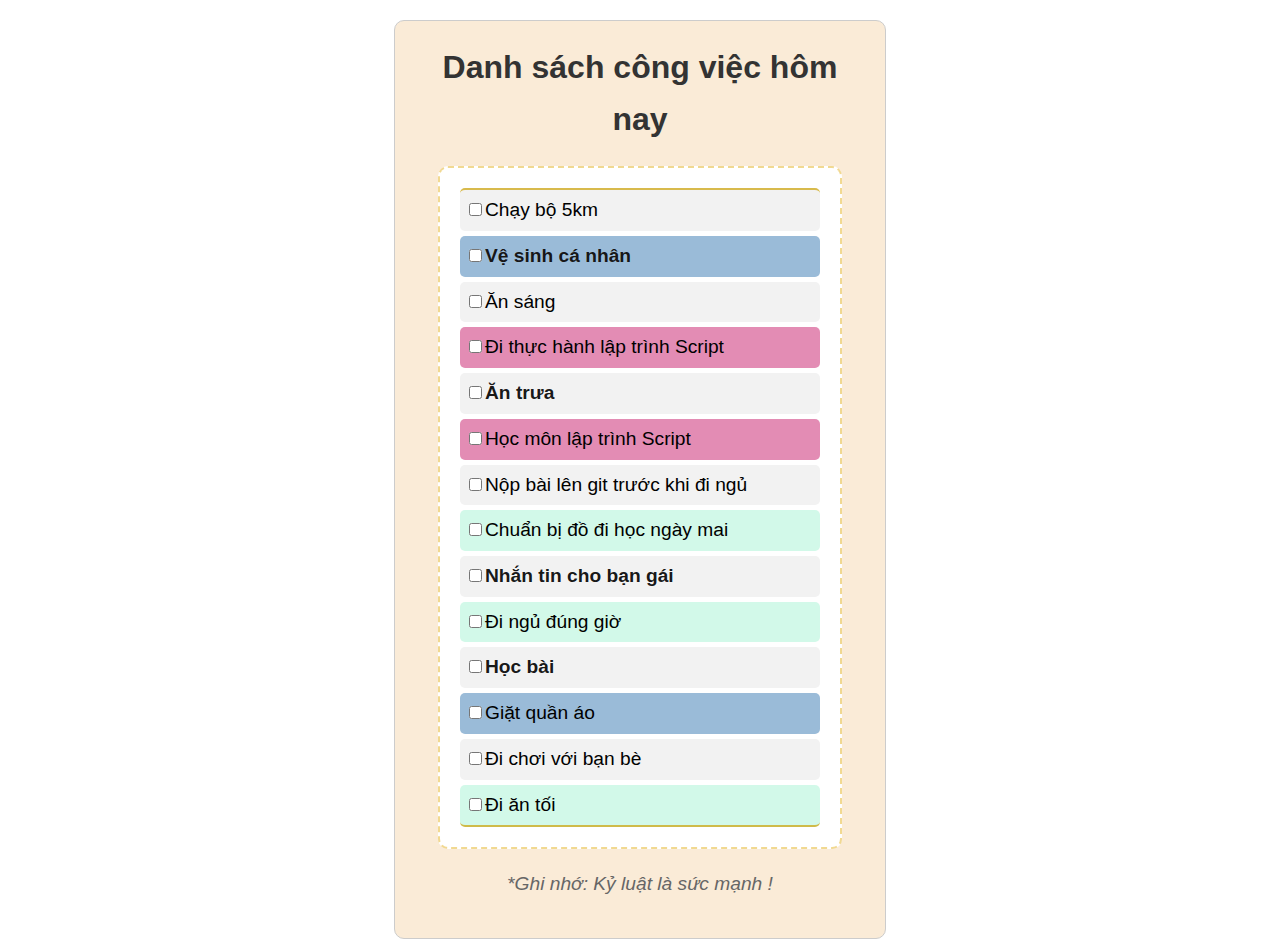
<file: thực hành 2/bài_tập_thực_hành.html>
<!DOCTYPE html>
<html lang="en">
  <head>
    <meta charset="UTF-8" />
    <meta name="viewport" content="width=device-width, initial-scale=1.0" />
    <link rel="stylesheet" href="style.css" />
    <title>Todo List</title>
  </head>
  <body>
  <div>
    <h1 id="main-title">Danh sách công việc hôm nay</h1>
    <ul>
      <li class="evening">
        <input type="checkbox"><span>Chạy bộ 5km</span></input>
      </li>
      <li class="morning important" >
        <input type="checkbox"><span>Vệ sinh cá nhân</span></input></li>
      <li class="morning">
        <input type="checkbox"><span>Ăn sáng</span></input></li>
      <li class="afternoon">
        <input type="checkbox"><span>Đi thực hành lập trình Script</span></input></li>
      <li class="afternoon important" >
        <input type="checkbox"><span>Ăn trưa</span></input></li>
      <li class="afternoon">
        <input type="checkbox"><span>Học môn lập trình Script</span></input></li>
      <li class="evening">
        <input type="checkbox"><span>Nộp bài lên git trước khi đi ngủ</span></input></li>
      <li class="evening">
        <input type="checkbox"><span>Chuẩn bị đồ đi học ngày mai</span></input></li>
      <li class="evening important">
        <input type="checkbox"><span>Nhắn tin cho bạn gái</span></input></li>
      <li class="evening">
        <!-- 5 công việc mới---- -->
        <input type="checkbox"><span>Đi ngủ đúng giờ</span></input></li>
      <li class="afternoon important">
        <input type="checkbox"><span>Học bài</span></input></li>
      <li class="morning">
        <input type="checkbox"><span>Giặt quần áo</span></input></li>
      <li class="evening">
        <input type="checkbox"><span>Đi chơi với bạn bè</span></input></li>
      <li class="evening">
        <input type="checkbox"><span>Đi ăn tối</span></input></li>
    </ul>
    <p class="note" data-type="reminder"><i>*Ghi nhớ: Kỷ luật là sức mạnh !</i></p>
  </div>
  </body>
</html>
</file>
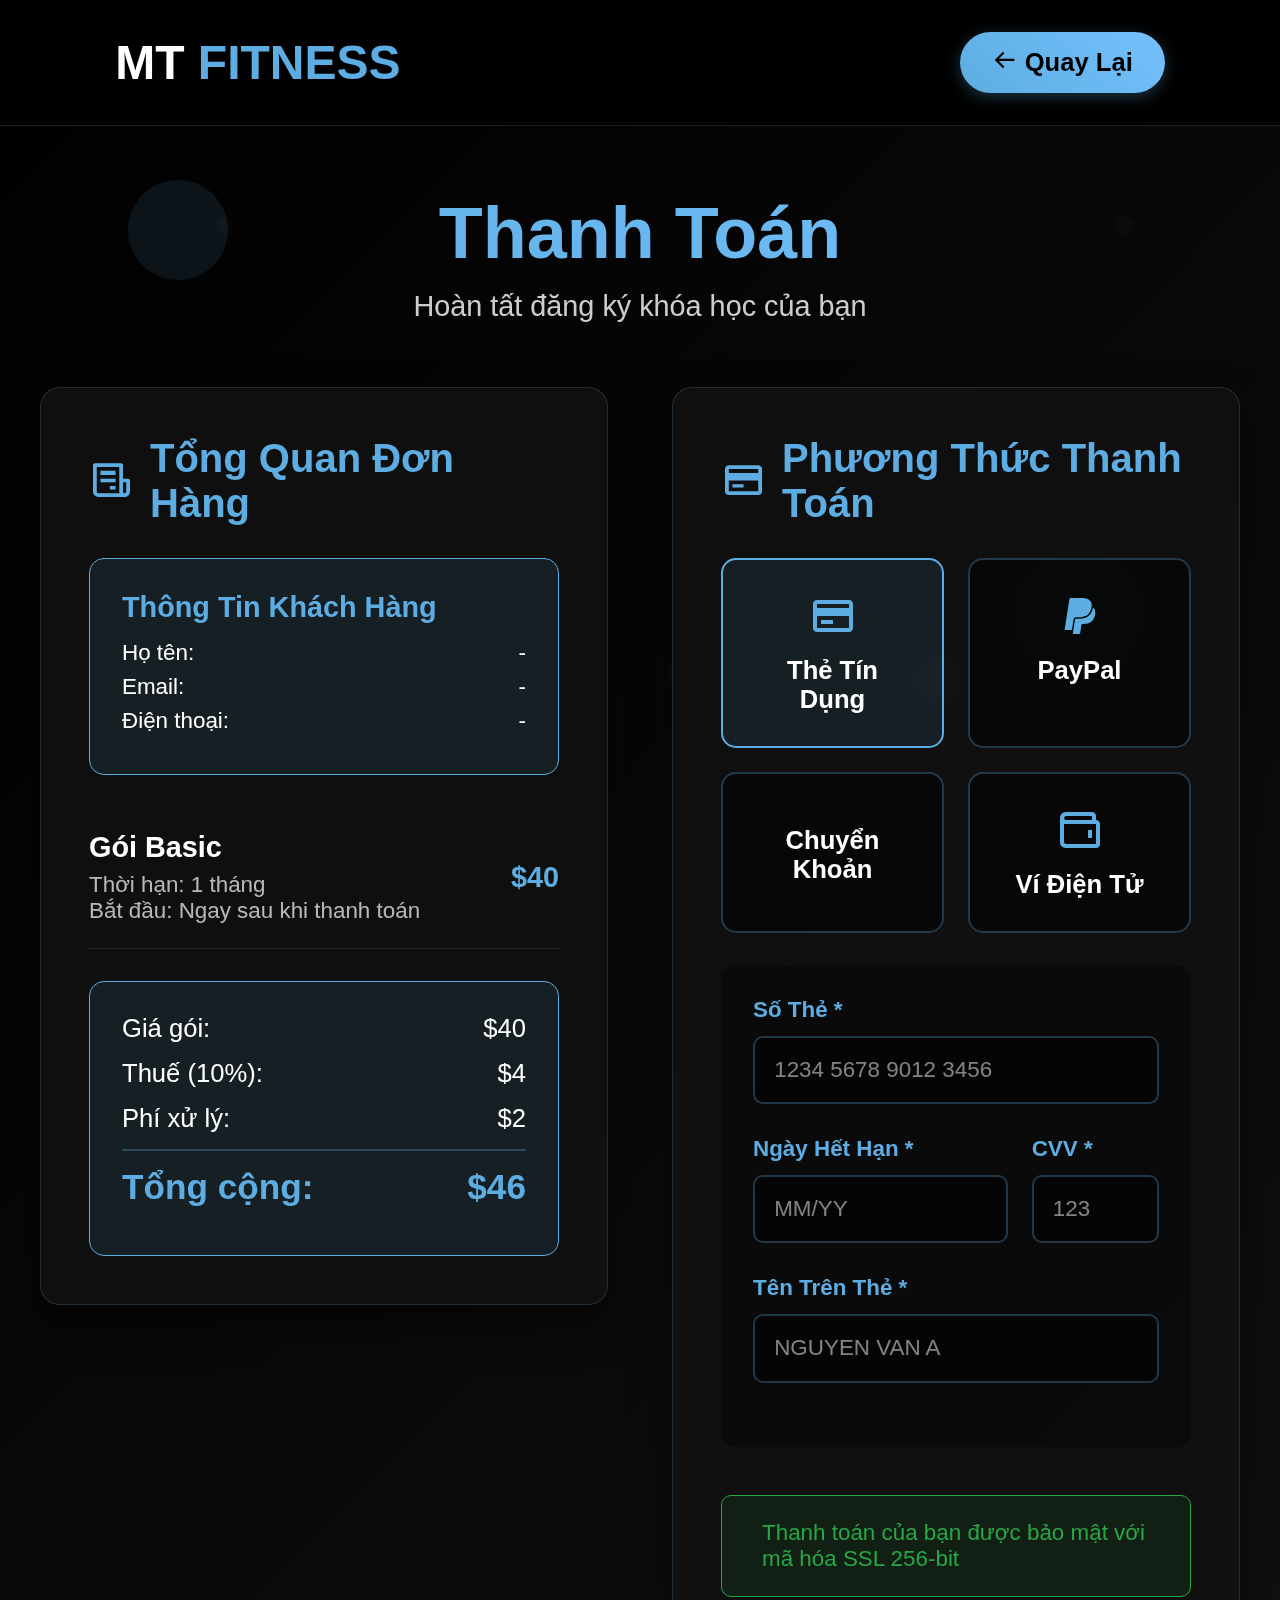
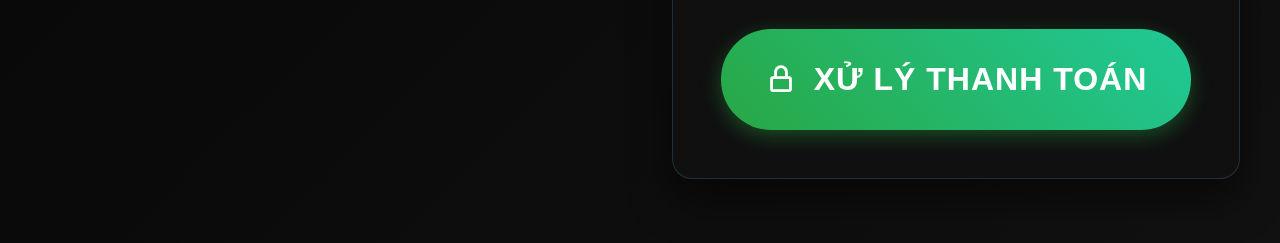
<file: Gym_website/payment/thanhtoan.html>
<!DOCTYPE html>
<html lang="vi">
  <head>
    <meta charset="UTF-8" />
    <meta name="viewport" content="width=device-width, initial-scale=1.0" />
    <title>Thanh Toán - MT FITNESS</title>
    <link
      href="https://unpkg.com/boxicons@2.1.4/css/boxicons.min.css"
      rel="stylesheet"
    />
    <style>
      * {
        margin: 0;
        padding: 0;
        box-sizing: border-box;
        text-decoration: none;
        list-style: none;
        border: none;
        outline: none;
        scroll-behavior: smooth;
        font-family: -apple-system, sans-serif;
      }

      :root {
        --background: #000;
        --snd-bg-color: #111;
        --text-color: #fff;
        --main-color: #5dade2;
        --success-color: #28a745;
        --warning-color: #ffc107;
        --danger-color: #dc3545;
      }

      body {
        background: linear-gradient(
          135deg,
          var(--background) 0%,
          var(--snd-bg-color) 100%
        );
        color: var(--text-color);
        min-height: 100vh;
        position: relative;
        overflow-x: hidden;
      }

      body::before {
        content: "";
        position: fixed;
        top: 0;
        left: 0;
        width: 100%;
        height: 100%;
        background: url('data:image/svg+xml,<svg xmlns="http://www.w3.org/2000/svg" viewBox="0 0 100 100"><defs><pattern id="grain" width="100" height="100" patternUnits="userSpaceOnUse"><circle cx="25" cy="25" r="1" fill="%23ffffff" opacity="0.02"/><circle cx="75" cy="75" r="1" fill="%235dade2" opacity="0.03"/></pattern></defs><rect width="100" height="100" fill="url(%23grain)"/></svg>');
        z-index: -1;
      }

      header {
        position: fixed;
        width: 100%;
        top: 0;
        z-index: 1000;
        display: flex;
        justify-content: space-between;
        align-items: center;
        padding: 2rem 9%;
        background: rgba(0, 0, 0, 0.95);
        backdrop-filter: blur(20px);
        border-bottom: 1px solid rgba(93, 173, 226, 0.2);
      }

      .logo {
        font-size: 3rem;
        color: var(--text-color);
        font-weight: bolder;
        cursor: pointer;
        transition: 0.3s ease;
      }

      .logo:hover {
        transform: scale(1.05);
        text-shadow: 0 0 20px var(--main-color);
      }

      .logo span {
        color: var(--main-color);
      }

      .back-btn {
        padding: 1rem 2rem;
        background: linear-gradient(45deg, var(--main-color), #74c0fc);
        color: var(--background);
        border-radius: 50px;
        font-size: 1.6rem;
        font-weight: 600;
        transition: all 0.3s ease;
        box-shadow: 0 4px 15px rgba(93, 173, 226, 0.3);
        cursor: pointer;
      }

      .back-btn:hover {
        transform: translateY(-2px);
        box-shadow: 0 8px 25px rgba(93, 173, 226, 0.5);
      }

      .container {
        max-width: 1400px;
        margin: 0 auto;
        padding: 12rem 2rem 4rem;
      }

      .page-title {
        text-align: center;
        font-size: 4.5rem;
        font-weight: 700;
        margin-bottom: 1rem;
        background: linear-gradient(45deg, var(--main-color), #74c0fc);
        -webkit-background-clip: text;
        -webkit-text-fill-color: transparent;
        background-clip: text;
      }

      .page-subtitle {
        text-align: center;
        font-size: 1.8rem;
        margin-bottom: 4rem;
        opacity: 0.8;
      }

      .payment-container {
        display: grid;
        grid-template-columns: 1fr 1fr;
        gap: 4rem;
        max-width: 1200px;
        margin: 0 auto;
      }

      .order-summary {
        background: rgba(17, 17, 17, 0.9);
        padding: 3rem;
        border-radius: 20px;
        backdrop-filter: blur(20px);
        border: 1px solid rgba(93, 173, 226, 0.2);
        box-shadow: 0 20px 40px rgba(0, 0, 0, 0.5);
        height: fit-content;
        position: sticky;
        top: 12rem;
      }

      .payment-form {
        background: rgba(17, 17, 17, 0.9);
        padding: 3rem;
        border-radius: 20px;
        backdrop-filter: blur(20px);
        border: 1px solid rgba(93, 173, 226, 0.2);
        box-shadow: 0 20px 40px rgba(0, 0, 0, 0.5);
      }

      .section-title {
        font-size: 2.5rem;
        font-weight: 700;
        margin-bottom: 2rem;
        color: var(--main-color);
        display: flex;
        align-items: center;
        gap: 1rem;
      }

      .section-title i {
        font-size: 2.8rem;
      }

      .order-item {
        display: flex;
        justify-content: space-between;
        align-items: center;
        padding: 1.5rem 0;
        border-bottom: 1px solid rgba(255, 255, 255, 0.1);
      }

      .order-item:last-child {
        border-bottom: none;
      }

      .item-info h4 {
        font-size: 1.8rem;
        font-weight: 600;
        margin-bottom: 0.5rem;
      }

      .item-info p {
        font-size: 1.4rem;
        opacity: 0.7;
      }

      .item-price {
        font-size: 1.8rem;
        font-weight: 700;
        color: var(--main-color);
      }

      .customer-info {
        background: rgba(93, 173, 226, 0.1);
        padding: 2rem;
        border-radius: 15px;
        border: 1px solid var(--main-color);
        margin-bottom: 2rem;
      }

      .customer-info h4 {
        color: var(--main-color);
        font-size: 1.8rem;
        margin-bottom: 1rem;
      }

      .customer-info p {
        font-size: 1.4rem;
        margin-bottom: 0.5rem;
        display: flex;
        justify-content: space-between;
      }

      .total-section {
        background: rgba(93, 173, 226, 0.1);
        padding: 2rem;
        border-radius: 15px;
        border: 1px solid var(--main-color);
        margin-top: 2rem;
      }

      .total-row {
        display: flex;
        justify-content: space-between;
        align-items: center;
        margin-bottom: 1rem;
        font-size: 1.6rem;
      }

      .total-row.final {
        font-size: 2.2rem;
        font-weight: 700;
        color: var(--main-color);
        border-top: 2px solid rgba(93, 173, 226, 0.3);
        padding-top: 1rem;
        margin-top: 1rem;
      }

      .payment-methods {
        margin-bottom: 3rem;
      }

      .method-grid {
        display: grid;
        grid-template-columns: repeat(auto-fit, minmax(200px, 1fr));
        gap: 1.5rem;
        margin-bottom: 2rem;
      }

      .payment-method {
        background: rgba(0, 0, 0, 0.5);
        border: 2px solid rgba(93, 173, 226, 0.3);
        border-radius: 15px;
        padding: 2rem;
        cursor: pointer;
        transition: all 0.3s ease;
        text-align: center;
      }

      .payment-method:hover {
        border-color: var(--main-color);
        transform: translateY(-2px);
        box-shadow: 0 8px 25px rgba(93, 173, 226, 0.3);
      }

      .payment-method.active {
        border-color: var(--main-color);
        background: rgba(93, 173, 226, 0.1);
      }

      .payment-method i {
        font-size: 3rem;
        color: var(--main-color);
        margin-bottom: 1rem;
      }

      .payment-method h4 {
        font-size: 1.6rem;
        font-weight: 600;
      }

      .card-form {
        display: none;
        background: rgba(0, 0, 0, 0.3);
        padding: 2rem;
        border-radius: 15px;
        margin-top: 2rem;
      }

      .card-form.active {
        display: block;
        animation: slideDown 0.3s ease;
      }

      .qr-payment {
        display: none;
        background: rgba(0, 0, 0, 0.3);
        padding: 2rem;
        border-radius: 15px;
        margin-top: 2rem;
        text-align: center;
      }

      .qr-payment.active {
        display: block;
        animation: slideDown 0.3s ease;
      }

      .qr-code {
        width: 200px;
        height: 200px;
        margin: 20px auto;
        display: block;
        border: 1px solid rgba(93, 173, 226, 0.5);
        border-radius: 10px;
        padding: 10px;
        background: white;
      }

      .bank-info {
        margin-top: 1.5rem;
        padding: 1.5rem;
        background: rgba(93, 173, 226, 0.1);
        border-radius: 10px;
        border: 1px solid rgba(93, 173, 226, 0.3);
      }

      .bank-info p {
        font-size: 1.4rem;
        margin-bottom: 0.8rem;
        text-align: left;
      }

      @keyframes slideDown {
        from {
          opacity: 0;
          transform: translateY(-20px);
        }
        to {
          opacity: 1;
          transform: translateY(0);
        }
      }

      .form-group {
        margin-bottom: 2rem;
      }

      .form-row {
        display: grid;
        grid-template-columns: 2fr 1fr;
        gap: 1.5rem;
      }

      .form-group label {
        display: block;
        font-size: 1.4rem;
        font-weight: 600;
        margin-bottom: 0.8rem;
        color: var(--main-color);
      }

      .form-control {
        width: 100%;
        padding: 1.2rem;
        background: rgba(0, 0, 0, 0.5);
        border: 2px solid rgba(93, 173, 226, 0.3);
        border-radius: 10px;
        color: var(--text-color);
        font-size: 1.4rem;
        transition: all 0.3s ease;
      }

      .form-control:focus {
        border-color: var(--main-color);
        box-shadow: 0 0 20px rgba(93, 173, 226, 0.3);
        transform: translateY(-2px);
      }

      .form-control::placeholder {
        color: rgba(255, 255, 255, 0.5);
      }

      .security-info {
        display: flex;
        align-items: center;
        gap: 1rem;
        background: rgba(40, 167, 69, 0.1);
        padding: 1.5rem;
        border-radius: 10px;
        border: 1px solid var(--success-color);
        margin-bottom: 2rem;
      }

      .security-info i {
        font-size: 2rem;
        color: var(--success-color);
      }

      .security-info p {
        font-size: 1.4rem;
        color: var(--success-color);
      }

      .process-btn {
        width: 100%;
        padding: 2rem;
        background: linear-gradient(45deg, var(--success-color), #20c997);
        color: var(--text-color);
        border-radius: 50px;
        font-size: 2rem;
        font-weight: 700;
        cursor: pointer;
        transition: all 0.3s ease;
        box-shadow: 0 6px 20px rgba(40, 167, 69, 0.4);
        text-transform: uppercase;
        letter-spacing: 1px;
        display: flex;
        align-items: center;
        justify-content: center;
        gap: 1rem;
      }

      .process-btn:hover {
        transform: translateY(-3px);
        box-shadow: 0 12px 30px rgba(40, 167, 69, 0.6);
      }

      .process-btn:disabled {
        opacity: 0.5;
        cursor: not-allowed;
        transform: none;
      }

      .loading {
        display: none;
      }

      .loading.active {
        display: inline-block;
        animation: spin 1s linear infinite;
      }

      @keyframes spin {
        from {
          transform: rotate(0deg);
        }
        to {
          transform: rotate(360deg);
        }
      }

      .success-modal {
        position: fixed;
        top: 0;
        left: 0;
        width: 100%;
        height: 100%;
        background: rgba(0, 0, 0, 0.8);
        display: none;
        justify-content: center;
        align-items: center;
        z-index: 2000;
      }

      .success-modal.active {
        display: flex;
        animation: fadeIn 0.3s ease;
      }

      @keyframes fadeIn {
        from {
          opacity: 0;
        }
        to {
          opacity: 1;
        }
      }

      .modal-content {
        background: var(--snd-bg-color);
        padding: 4rem;
        border-radius: 20px;
        text-align: center;
        border: 2px solid var(--success-color);
        box-shadow: 0 20px 40px rgba(0, 0, 0, 0.5);
        max-width: 500px;
        width: 90%;
      }

      .modal-content i {
        font-size: 6rem;
        color: var(--success-color);
        margin-bottom: 2rem;
      }

      .modal-content h2 {
        font-size: 3rem;
        margin-bottom: 1rem;
        color: var(--success-color);
      }

      .modal-content p {
        font-size: 1.6rem;
        margin-bottom: 2rem;
        opacity: 0.8;
      }

      .modal-btn {
        padding: 1.5rem 3rem;
        background: linear-gradient(45deg, var(--main-color), #74c0fc);
        color: var(--background);
        border-radius: 50px;
        font-size: 1.6rem;
        font-weight: 600;
        cursor: pointer;
        transition: all 0.3s ease;
      }

      .modal-btn:hover {
        transform: translateY(-2px);
        box-shadow: 0 8px 25px rgba(93, 173, 226, 0.5);
      }

      .floating-elements {
        position: fixed;
        top: 0;
        left: 0;
        width: 100%;
        height: 100%;
        pointer-events: none;
        z-index: -1;
      }

      .floating-circle {
        position: absolute;
        border-radius: 50%;
        background: linear-gradient(
          45deg,
          rgba(93, 173, 226, 0.1),
          rgba(116, 192, 252, 0.1)
        );
        animation: float 6s ease-in-out infinite;
      }

      .floating-circle:nth-child(1) {
        width: 100px;
        height: 100px;
        top: 20%;
        left: 10%;
        animation-delay: 0s;
      }

      .floating-circle:nth-child(2) {
        width: 150px;
        height: 150px;
        top: 60%;
        right: 10%;
        animation-delay: 2s;
      }

      .floating-circle:nth-child(3) {
        width: 80px;
        height: 80px;
        bottom: 20%;
        left: 70%;
        animation-delay: 4s;
      }

      @keyframes float {
        0%,
        100% {
          transform: translateY(0px) rotate(0deg);
        }
        50% {
          transform: translateY(-20px) rotate(180deg);
        }
      }

      @media (max-width: 768px) {
        .payment-container {
          grid-template-columns: 1fr;
          gap: 2rem;
        }

        .container {
          padding-left: 1rem;
          padding-right: 1rem;
        }

        .page-title {
          font-size: 3.5rem;
        }

        .payment-form,
        .order-summary {
          padding: 2rem;
        }

        .form-row {
          grid-template-columns: 1fr;
        }

        .method-grid {
          grid-template-columns: 1fr;
        }

        header {
          padding: 1.5rem 5%;
        }

        .logo {
          font-size: 2.5rem;
        }
      }
    </style>
  </head>
  <body>
    <div class="floating-elements">
      <div class="floating-circle"></div>
      <div class="floating-circle"></div>
      <div class="floating-circle"></div>
    </div>

    <header>
      <a href="#" class="logo">MT <span>FITNESS</span></a>
      <button class="back-btn" onclick="goBack()">
        <i class="bx bx-arrow-back"></i> Quay Lại
      </button>
    </header>

    <div class="container">
      <h1 class="page-title">Thanh Toán</h1>
      <p class="page-subtitle">Hoàn tất đăng ký khóa học của bạn</p>

      <div class="payment-container">
        <!-- Order Summary -->
        <div class="order-summary">
          <h2 class="section-title">
            <i class="bx bx-receipt"></i>
            Tổng Quan Đơn Hàng
          </h2>

          <div id="customerInfo" class="customer-info">
            <h4>Thông Tin Khách Hàng</h4>
            <p><span>Họ tên:</span> <span id="customerName">-</span></p>
            <p><span>Email:</span> <span id="customerEmail">-</span></p>
            <p><span>Điện thoại:</span> <span id="customerPhone">-</span></p>
          </div>

          <div class="order-item">
            <div class="item-info">
              <h4 id="planName">Gói Basic</h4>
              <p>Thời hạn: 1 tháng</p>
              <p>Bắt đầu: Ngay sau khi thanh toán</p>
            </div>
            <div class="item-price" id="planPrice">$40</div>
          </div>

          <div class="total-section">
            <div class="total-row">
              <span>Giá gói:</span>
              <span id="subtotal">$40</span>
            </div>
            <div class="total-row">
              <span>Thuế (10%):</span>
              <span id="tax">$4</span>
            </div>
            <div class="total-row">
              <span>Phí xử lý:</span>
              <span>$2</span>
            </div>
            <div class="total-row final">
              <span>Tổng cộng:</span>
              <span id="finalTotal">$46</span>
            </div>
          </div>
        </div>

        <!-- Payment Form -->
        <div class="payment-form">
          <h2 class="section-title">
            <i class="bx bx-credit-card"></i>
            Phương Thức Thanh Toán
          </h2>

          <div class="payment-methods">
            <div class="method-grid">
              <div class="payment-method active" data-method="card">
                <i class="bx bx-credit-card"></i>
                <h4>Thẻ Tín Dụng</h4>
              </div>
              <div class="payment-method" data-method="paypal">
                <i class="bx bxl-paypal"></i>
                <h4>PayPal</h4>
              </div>
              <div class="payment-method" data-method="bank">
                <i class="bx bx-bank"></i>
                <h4>Chuyển Khoản</h4>
              </div>
              <div class="payment-method" data-method="wallet">
                <i class="bx bx-wallet"></i>
                <h4>Ví Điện Tử</h4>
              </div>
            </div>

            <!-- Card Form -->
            <div class="card-form active" id="cardForm">
              <div class="form-group">
                <label for="cardNumber">Số Thẻ *</label>
                <input
                  type="text"
                  id="cardNumber"
                  class="form-control"
                  placeholder="1234 5678 9012 3456"
                  maxlength="19"
                  required
                />
              </div>
              <div class="form-row">
                <div class="form-group">
                  <label for="expiryDate">Ngày Hết Hạn *</label>
                  <input
                    type="text"
                    id="expiryDate"
                    class="form-control"
                    placeholder="MM/YY"
                    maxlength="5"
                    required
                  />
                </div>
                <div class="form-group">
                  <label for="cvv">CVV *</label>
                  <input
                    type="text"
                    id="cvv"
                    class="form-control"
                    placeholder="123"
                    maxlength="4"
                    required
                  />
                </div>
              </div>
              <div class="form-group">
                <label for="cardName">Tên Trên Thẻ *</label>
                <input
                  type="text"
                  id="cardName"
                  class="form-control"
                  placeholder="NGUYEN VAN A"
                  required
                />
              </div>
            </div>

            <!-- QR Payment -->
            <div class="qr-payment" id="qrPayment">
              <div class="security-info">
                <i class="bx bx-qr-scan"></i>
                <p>Vui lòng quét mã QR để hoàn tất thanh toán</p>
              </div>
              <img src="../assets/qr.png" alt="QR Code" class="qr-code" />
              <div class="bank-info">
                <p><strong>Số tài khoản:</strong> 9373836240</p>
                <p><strong>Ngân hàng:</strong> MT FITNESS Bank</p>
                <p><strong>Chủ tài khoản:</strong> CÔNG TY TNHH MT FITNESS</p>
                <p><strong>Nội dung:</strong> Tên KH + Số điện thoại</p>
              </div>
              <div class="security-info">
                <i class="bx bx-time"></i>
                <p>Mã QR sẽ hết hạn sau 5 phút</p>
              </div>
            </div>
          </div>

          <div class="security-info">
            <i class="bx bx-shield-check"></i>
            <p>Thanh toán của bạn được bảo mật với mã hóa SSL 256-bit</p>
          </div>

          <button type="button" class="process-btn" id="processBtn">
            <i class="bx bx-lock-alt"></i>
            <span class="btn-text">Xử Lý Thanh Toán</span>
            <i class="bx bx-loader-alt loading" id="loadingIcon"></i>
          </button>
        </div>
      </div>
    </div>

    <!-- Success Modal -->
    <div class="success-modal" id="successModal">
      <div class="modal-content">
        <i class="bx bx-check-circle"></i>
        <h2>Thanh Toán Thành Công!</h2>
        <p>
          Cảm ơn bạn đã đăng ký khóa học. Chúng tôi đã gửi thông tin chi tiết
          qua email của bạn.
        </p>
        <button class="modal-btn" onclick="goHome()">Về Trang Chủ</button>
      </div>
    </div>

    <script>
      document.addEventListener("DOMContentLoaded", function () {
        loadRegistrationData();
        setupPaymentMethods();
        setupCardFormatting();
        setupPaymentProcessing();
      });

      function loadRegistrationData() {
        const data = JSON.parse(
          sessionStorage.getItem("registrationData") || "{}"
        );

        if (data.planName) {
          document.getElementById(
            "planName"
          ).textContent = `Gói ${data.planName}`;
          document.getElementById("planPrice").textContent = `$${data.price}`;
          document.getElementById("subtotal").textContent = `$${data.price}`;

          const tax = Math.round(data.price * 0.1);
          const total = data.price + tax + 2;

          document.getElementById("tax").textContent = `$${tax}`;
          document.getElementById("finalTotal").textContent = `$${total}`;
        }

        if (data.firstName && data.lastName) {
          document.getElementById(
            "customerName"
          ).textContent = `${data.firstName} ${data.lastName}`;
          document.getElementById("customerEmail").textContent =
            data.email || "-";
          document.getElementById("customerPhone").textContent =
            data.phone || "-";
        }
      }

      function setupPaymentMethods() {
        const methods = document.querySelectorAll(".payment-method");
        const cardForm = document.getElementById("cardForm");
        const qrPayment = document.getElementById("qrPayment");

        methods.forEach((method) => {
          method.addEventListener("click", () => {
            methods.forEach((m) => m.classList.remove("active"));
            method.classList.add("active");

            // Ẩn tất cả các form thanh toán
            cardForm.style.display = "none";
            qrPayment.style.display = "none";

            const methodType = method.getAttribute("data-method");
            if (methodType === "card") {
              cardForm.style.display = "block";
            }
          });
        });
      }

      function setupCardFormatting() {
        const cardNumber = document.getElementById("cardNumber");
        const expiryDate = document.getElementById("expiryDate");

        cardNumber.addEventListener("input", function (e) {
          let value = e.target.value.replace(/\s/g, "").replace(/[^0-9]/gi, "");
          let formattedValue = value.match(/.{1,4}/g)?.join(" ") || value;
          if (formattedValue.length > 19)
            formattedValue = formattedValue.substr(0, 19);
          this.value = formattedValue;
        });

        expiryDate.addEventListener("input", function (e) {
          let value = e.target.value.replace(/\D/g, "");
          if (value.length >= 2) {
            value = value.substring(0, 2) + "/" + value.substring(2, 4);
          }
          this.value = value;
        });

        document.getElementById("cvv").addEventListener("input", function (e) {
          this.value = this.value.replace(/[^0-9]/g, "");
        });
      }

      function setupPaymentProcessing() {
        document
          .getElementById("processBtn")
          .addEventListener("click", processPayment);
      }

      function processPayment() {
        const btn = document.getElementById("processBtn");
        const loadingIcon = document.getElementById("loadingIcon");
        const btnText = btn.querySelector(".btn-text");
        const activeMethod = document
          .querySelector(".payment-method.active")
          .getAttribute("data-method");
        const qrPayment = document.getElementById("qrPayment");

        // Validate form nếu là thẻ
        if (activeMethod === "card" && !validatePaymentForm()) {
          return;
        }

        // Start loading
        btn.disabled = true;
        loadingIcon.classList.add("active");
        btnText.textContent = "Đang Xử Lý...";

        if (activeMethod === "bank") {
          // Hiển thị mã QR sau 1 giây (giả lập xử lý)
          setTimeout(() => {
            qrPayment.style.display = "block";
            btnText.textContent = "Vui Lòng Quét Mã QR";
            loadingIcon.classList.remove("active");

            // Giả lập thanh toán thành công sau 5 giây
            setTimeout(() => {
              showSuccessModal();
            }, 5000);
          }, 1000);
        } else {
          // Các phương thức khác
          setTimeout(() => {
            showSuccessModal();
          }, 2000);
        }
      }

      function validatePaymentForm() {
        const activeMethod = document
          .querySelector(".payment-method.active")
          .getAttribute("data-method");

        if (activeMethod === "card") {
          const cardNumber = document.getElementById("cardNumber").value;
          const expiryDate = document.getElementById("expiryDate").value;
          const cvv = document.getElementById("cvv").value;
          const cardName = document.getElementById("cardName").value;

          if (!cardNumber || cardNumber.length < 19) {
            alert("Vui lòng nhập đúng số thẻ");
            return false;
          }

          if (!expiryDate || expiryDate.length < 5) {
            alert("Vui lòng nhập ngày hết hạn");
            return false;
          }

          if (!cvv || cvv.length < 3) {
            alert("Vui lòng nhập CVV");
            return false;
          }

          if (!cardName.trim()) {
            alert("Vui lòng nhập tên trên thẻ");
            return false;
          }
        }

        return true;
      }

      function showSuccessModal() {
        const btn = document.getElementById("processBtn");
        const loadingIcon = document.getElementById("loadingIcon");
        const btnText = btn.querySelector(".btn-text");

        // Reset button
        btn.disabled = false;
        loadingIcon.classList.remove("active");
        btnText.textContent = "Xử Lý Thanh Toán";

        // Show success modal
        document.getElementById("successModal").classList.add("active");

        // Clear stored data
        sessionStorage.removeItem("registrationData");
      }

      function goBack() {
        window.history.back();
      }

      function goHome() {
        window.location.href = "../index.html";
      }

      // Close modal when clicking outside
      document
        .getElementById("successModal")
        .addEventListener("click", function (e) {
          if (e.target === this) {
            this.classList.remove("active");
            goHome();
          }
        });
    </script>
  </body>
</html>
</file>
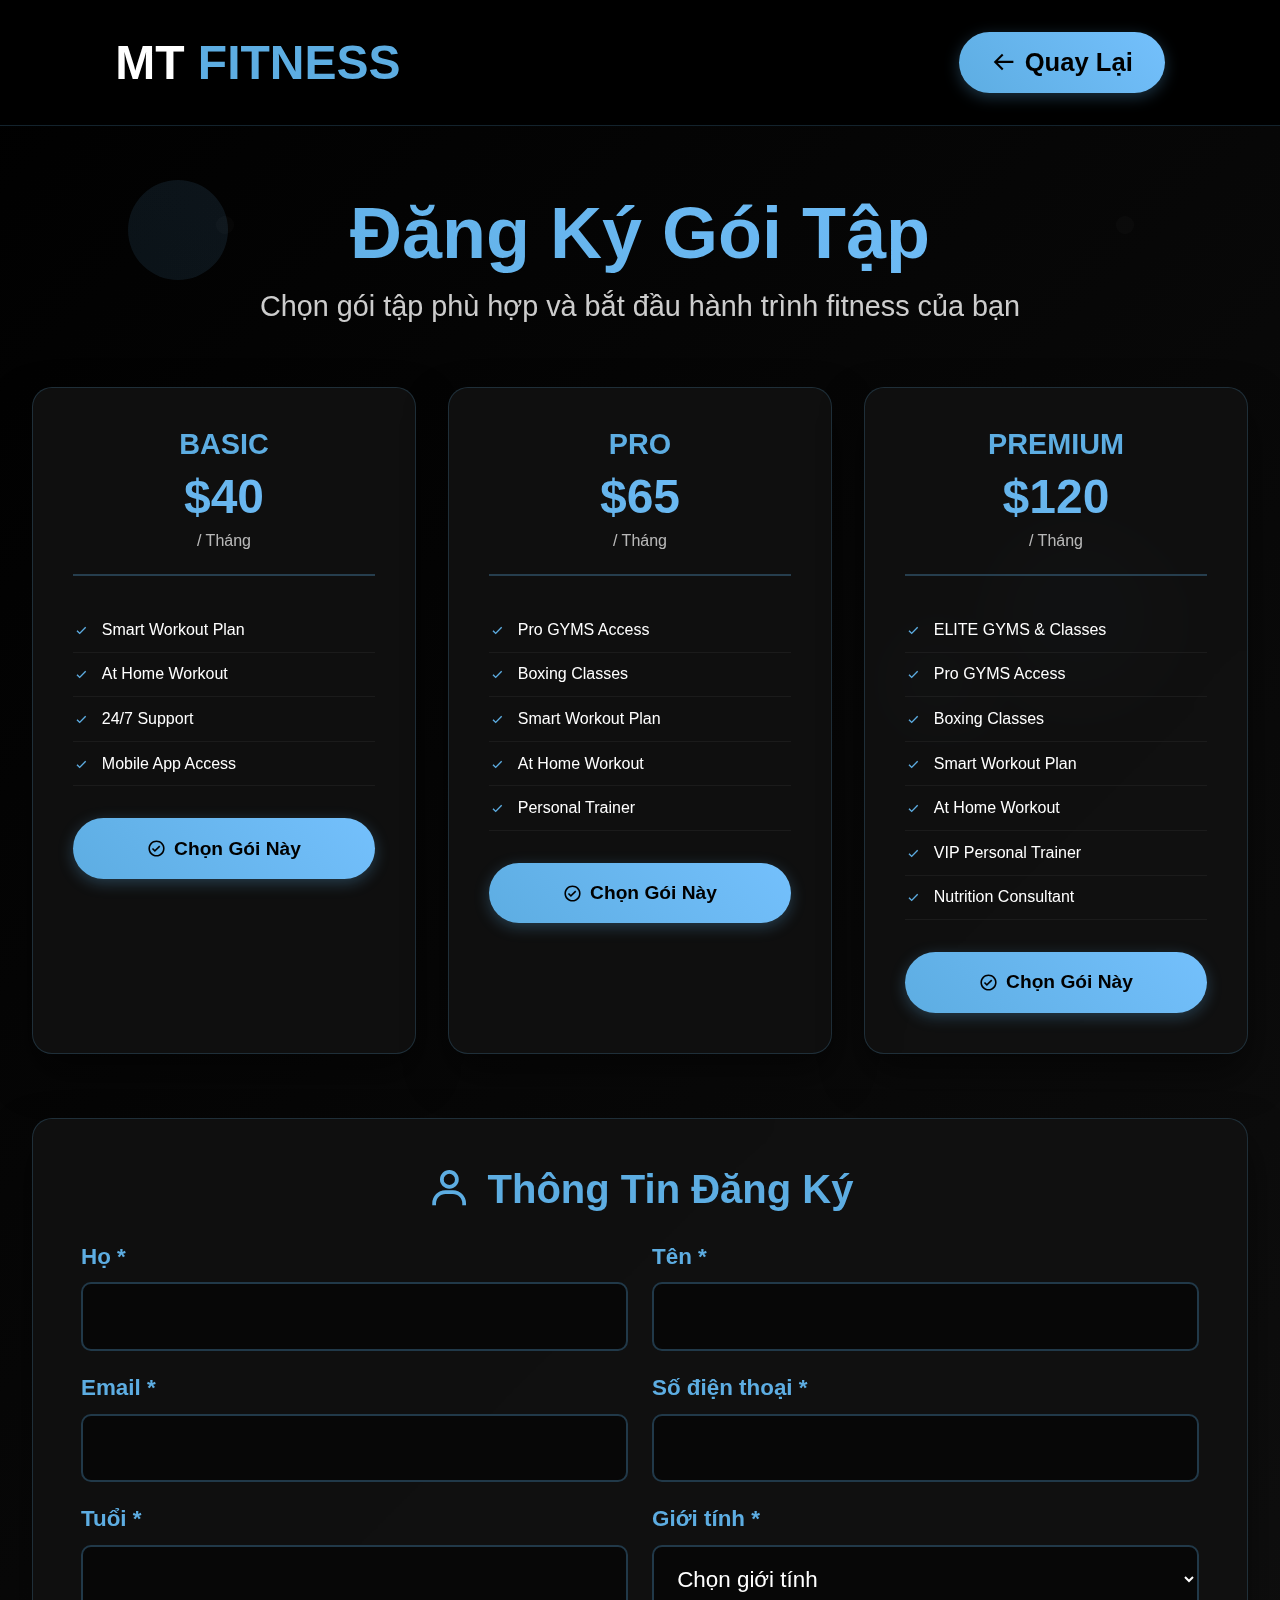
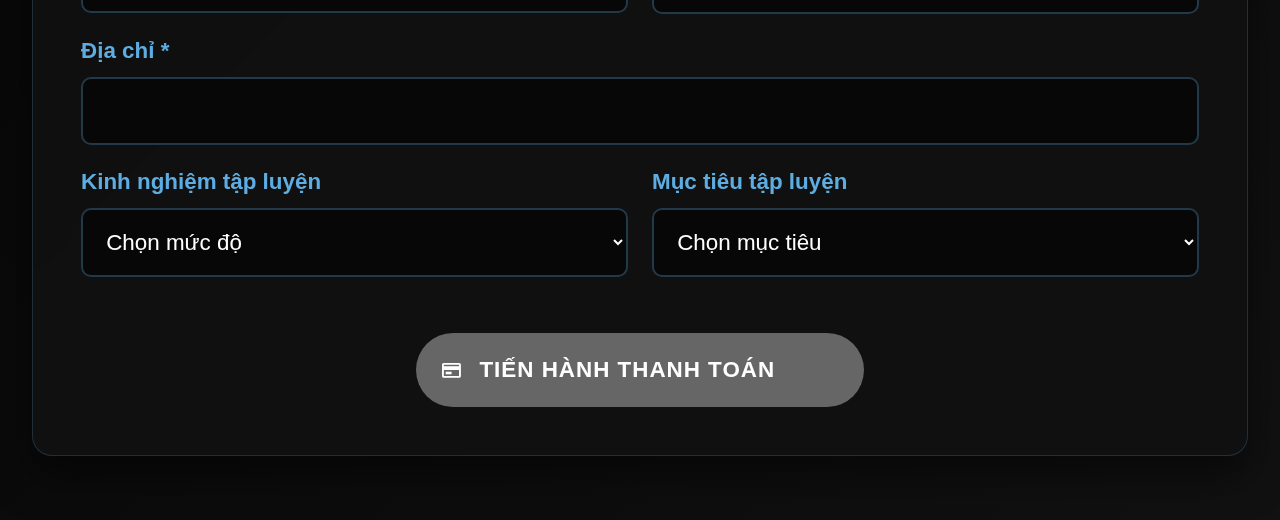
<file: Gym_website/payment/đăng_ký_kh.html>
<!DOCTYPE html>
<html lang="vi">
  <head>
    <meta charset="UTF-8" />
    <meta name="viewport" content="width=device-width, initial-scale=1.0" />
    <title>Đăng Ký Gói Tập - MT FITNESS</title>
    <link
      href="https://unpkg.com/boxicons@2.1.4/css/boxicons.min.css"
      rel="stylesheet"
    />
    <style>
      * {
        margin: 0;
        padding: 0;
        box-sizing: border-box;
        text-decoration: none;
        list-style: none;
        border: none;
        outline: none;
        scroll-behavior: smooth;
        font-family: -apple-system, sans-serif;
      }

      :root {
        --background: #000;
        --snd-bg-color: #111;
        --text-color: #fff;
        --main-color: #5dade2;
        --success-color: #28a745;
        --warning-color: #ffc107;
        --danger-color: #dc3545;
      }

      body {
        background: linear-gradient(
          135deg,
          var(--background) 0%,
          var(--snd-bg-color) 100%
        );
        color: var(--text-color);
        min-height: 100vh;
        position: relative;
        overflow-x: hidden;
      }

      body::before {
        content: "";
        position: fixed;
        top: 0;
        left: 0;
        width: 100%;
        height: 100%;
        background: url('data:image/svg+xml,<svg xmlns="http://www.w3.org/2000/svg" viewBox="0 0 100 100"><defs><pattern id="grain" width="100" height="100" patternUnits="userSpaceOnUse"><circle cx="25" cy="25" r="1" fill="%23ffffff" opacity="0.02"/><circle cx="75" cy="75" r="1" fill="%235dade2" opacity="0.03"/></pattern></defs><rect width="100" height="100" fill="url(%23grain)"/></svg>');
        z-index: -1;
      }

      header {
        position: fixed;
        width: 100%;
        top: 0;
        z-index: 1000;
        display: flex;
        justify-content: space-between;
        align-items: center;
        padding: 2rem 9%;
        background: rgba(0, 0, 0, 0.95);
        backdrop-filter: blur(20px);
        border-bottom: 1px solid rgba(93, 173, 226, 0.2);
      }

      .logo {
        font-size: 3rem;
        color: var(--text-color);
        font-weight: bolder;
        cursor: pointer;
        transition: 0.3s ease;
      }

      .logo:hover {
        transform: scale(1.05);
        text-shadow: 0 0 20px var(--main-color);
      }

      .logo span {
        color: var(--main-color);
      }

      .back-btn {
        padding: 1rem 2rem;
        background: linear-gradient(45deg, var(--main-color), #74c0fc);
        color: var(--background);
        border-radius: 50px;
        font-size: 1.6rem;
        font-weight: 600;
        transition: all 0.3s ease;
        box-shadow: 0 4px 15px rgba(93, 173, 226, 0.3);
        cursor: pointer;
        display: flex;
        align-items: center;
        gap: 0.5rem;
      }

      .back-btn:hover {
        transform: translateY(-2px);
        box-shadow: 0 8px 25px rgba(93, 173, 226, 0.5);
      }

      .container {
        max-width: 1400px;
        margin: 0 auto;
        padding: 12rem 2rem 4rem;
      }

      .page-title {
        text-align: center;
        font-size: 4.5rem;
        font-weight: 700;
        margin-bottom: 1rem;
        background: linear-gradient(45deg, var(--main-color), #74c0fc);
        -webkit-background-clip: text;
        -webkit-text-fill-color: transparent;
        background-clip: text;
      }

      .page-subtitle {
        text-align: center;
        font-size: 1.8rem;
        margin-bottom: 4rem;
        opacity: 0.8;
      }

      .plans-grid {
        display: grid;
        grid-template-columns: repeat(auto-fit, minmax(300px, 1fr));
        gap: 2rem;
        margin-bottom: 4rem;
      }

      .plan-card {
        background: rgba(17, 17, 17, 0.9);
        border-radius: 20px;
        padding: 2.5rem;
        backdrop-filter: blur(20px);
        border: 1px solid rgba(93, 173, 226, 0.2);
        box-shadow: 0 20px 40px rgba(0, 0, 0, 0.5);
        transition: all 0.3s ease;
        height: 100%;
      }

      .plan-card:hover {
        transform: translateY(-10px);
        box-shadow: 0 30px 50px rgba(93, 173, 226, 0.3);
        border-color: var(--main-color);
      }

      .plan-header {
        text-align: center;
        margin-bottom: 2rem;
        padding-bottom: 1.5rem;
        border-bottom: 2px solid rgba(93, 173, 226, 0.3);
      }

      .plan-name {
        font-size: 1.8rem;
        color: var(--main-color);
        margin-bottom: 0.5rem;
        text-transform: uppercase;
      }

      .plan-price {
        font-size: 3rem;
        font-weight: 700;
        margin-bottom: 0.5rem;
        background: linear-gradient(45deg, var(--main-color), #74c0fc);
        -webkit-background-clip: text;
        -webkit-text-fill-color: transparent;
      }

      .plan-period {
        font-size: 1rem;
        opacity: 0.7;
      }

      .plan-features {
        list-style: none;
        margin-bottom: 2rem;
      }

      .plan-features li {
        padding: 0.8rem 0;
        display: flex;
        align-items: center;
        gap: 0.8rem;
        border-bottom: 1px solid rgba(255, 255, 255, 0.05);
      }

      .plan-features li i {
        color: var(--main-color);
      }

      .select-plan-btn {
        width: 100%;
        padding: 1.2rem;
        background: linear-gradient(45deg, var(--main-color), #74c0fc);
        color: var(--background);
        border: none;
        border-radius: 50px;
        font-weight: 600;
        font-size: 1.2rem;
        cursor: pointer;
        transition: all 0.3s ease;
        box-shadow: 0 4px 15px rgba(93, 173, 226, 0.3);
        display: flex;
        align-items: center;
        justify-content: center;
        gap: 0.5rem;
      }

      .select-plan-btn:hover {
        transform: translateY(-3px);
        box-shadow: 0 8px 25px rgba(93, 173, 226, 0.5);
      }

      .select-plan-btn.selected {
        background: linear-gradient(45deg, var(--success-color), #20c997);
        box-shadow: 0 4px 15px rgba(40, 167, 69, 0.3);
      }

      .select-plan-btn.selected:hover {
        box-shadow: 0 8px 25px rgba(40, 167, 69, 0.5);
      }

      .registration-form {
        background: rgba(17, 17, 17, 0.9);
        padding: 3rem;
        border-radius: 20px;
        backdrop-filter: blur(20px);
        border: 1px solid rgba(93, 173, 226, 0.2);
        box-shadow: 0 20px 40px rgba(0, 0, 0, 0.5);
      }

      .form-title {
        text-align: center;
        font-size: 2.5rem;
        margin-bottom: 2rem;
        color: var(--main-color);
        display: flex;
        align-items: center;
        justify-content: center;
        gap: 1rem;
      }

      .form-title i {
        font-size: 2.8rem;
      }

      .form-group {
        margin-bottom: 1.5rem;
      }

      .form-row {
        display: grid;
        grid-template-columns: 1fr 1fr;
        gap: 1.5rem;
      }

      label {
        display: block;
        margin-bottom: 0.8rem;
        font-weight: 600;
        font-size: 1.4rem;
        color: var(--main-color);
      }

      input,
      select {
        width: 100%;
        padding: 1.2rem;
        background: rgba(0, 0, 0, 0.5);
        border: 2px solid rgba(93, 173, 226, 0.3);
        border-radius: 10px;
        color: var(--text-color);
        font-size: 1.4rem;
        transition: all 0.3s ease;
      }

      input:focus,
      select:focus {
        outline: none;
        border-color: var(--main-color);
        box-shadow: 0 0 20px rgba(93, 173, 226, 0.3);
        transform: translateY(-2px);
      }

      input::placeholder {
        color: rgba(255, 255, 255, 0.5);
      }

      .error {
        border-color: var(--danger-color) !important;
      }

      .error-message {
        color: var(--danger-color);
        font-size: 1.2rem;
        margin-top: 0.5rem;
        display: none;
      }

      .selected-plan-info {
        background: rgba(93, 173, 226, 0.1);
        padding: 2rem;
        border-radius: 15px;
        border: 1px solid var(--main-color);
        margin-bottom: 2rem;
        display: none;
      }

      .selected-plan-info h3 {
        color: var(--main-color);
        font-size: 1.8rem;
        margin-bottom: 1rem;
      }

      .plan-summary {
        display: flex;
        justify-content: space-between;
        align-items: center;
      }

      .total-price {
        font-size: 1.8rem;
        font-weight: 700;
        color: var(--main-color);
      }

      .proceed-btn {
        width: 40%;
        padding: 1.5rem;
        color: var(--text-color);
        margin: 0 auto;
        background: linear-gradient(45deg, var(--success-color), #20c997);
        border: none;
        border-radius: 50px;
        font-weight: 700;
        font-size: 1.4rem;
        cursor: pointer;
        transition: all 0.3s ease;
        margin-top: 2rem;
        box-shadow: 0 6px 20px rgba(40, 167, 69, 0.4);
        text-transform: uppercase;
        letter-spacing: 1px;
        display: flex;
        align-items: center;
        gap: 1rem;
      }

      .proceed-btn:hover {
        transform: translateY(-3px);
        box-shadow: 0 12px 30px rgba(40, 167, 69, 0.6);
      }

      .proceed-btn:disabled {
        background: #666;
        cursor: not-allowed;
        transform: none !important;
        box-shadow: none;
      }

      .floating-elements {
        position: fixed;
        top: 0;
        left: 0;
        width: 100%;
        height: 100%;
        pointer-events: none;
        z-index: -1;
      }

      .floating-circle {
        position: absolute;
        border-radius: 50%;
        background: linear-gradient(
          45deg,
          rgba(93, 173, 226, 0.1),
          rgba(116, 192, 252, 0.1)
        );
        animation: float 6s ease-in-out infinite;
      }

      .floating-circle:nth-child(1) {
        width: 100px;
        height: 100px;
        top: 20%;
        left: 10%;
        animation-delay: 0s;
      }

      .floating-circle:nth-child(2) {
        width: 150px;
        height: 150px;
        top: 60%;
        right: 10%;
        animation-delay: 2s;
      }

      .floating-circle:nth-child(3) {
        width: 80px;
        height: 80px;
        bottom: 20%;
        left: 70%;
        animation-delay: 4s;
      }

      @keyframes float {
        0%,
        100% {
          transform: translateY(0px) rotate(0deg);
        }
        50% {
          transform: translateY(-20px) rotate(180deg);
        }
      }

      @media (max-width: 768px) {
        .container {
          padding-left: 1rem;
          padding-right: 1rem;
        }

        .page-title {
          font-size: 3.5rem;
        }

        .plans-grid {
          grid-template-columns: 1fr;
        }

        .form-row {
          grid-template-columns: 1fr;
        }

        header {
          padding: 1.5rem 5%;
        }

        .logo {
          font-size: 2.5rem;
        }
      }
    </style>
  </head>
  <body>
    <div class="floating-elements">
      <div class="floating-circle"></div>
      <div class="floating-circle"></div>
      <div class="floating-circle"></div>
    </div>

    <header>
      <a href="#" class="logo">MT <span>FITNESS</span></a>
      <button class="back-btn" onclick="window.history.back()">
        <i class="bx bx-arrow-back"></i> Quay Lại
      </button>
    </header>

    <div class="container">
      <h1 class="page-title">Đăng Ký Gói Tập</h1>
      <p class="page-subtitle">
        Chọn gói tập phù hợp và bắt đầu hành trình fitness của bạn
      </p>

      <div class="plans-grid">
        <div class="plan-card" data-plan="basic" data-price="40">
          <div class="plan-header">
            <h3 class="plan-name">BASIC</h3>
            <div class="plan-price">$40</div>
            <div class="plan-period">/ Tháng</div>
          </div>
          <ul class="plan-features">
            <li><i class="bx bx-check"></i> Smart Workout Plan</li>
            <li><i class="bx bx-check"></i> At Home Workout</li>
            <li><i class="bx bx-check"></i> 24/7 Support</li>
            <li><i class="bx bx-check"></i> Mobile App Access</li>
          </ul>
          <button
            class="select-plan-btn"
            onclick="selectPlan('basic', 40, 'BASIC')"
          >
            <i class="bx bx-check-circle"></i> Chọn Gói Này
          </button>
        </div>

        <div class="plan-card" data-plan="pro" data-price="65">
          <div class="plan-header">
            <h3 class="plan-name">PRO</h3>
            <div class="plan-price">$65</div>
            <div class="plan-period">/ Tháng</div>
          </div>
          <ul class="plan-features">
            <li><i class="bx bx-check"></i> Pro GYMS Access</li>
            <li><i class="bx bx-check"></i> Boxing Classes</li>
            <li><i class="bx bx-check"></i> Smart Workout Plan</li>
            <li><i class="bx bx-check"></i> At Home Workout</li>
            <li><i class="bx bx-check"></i> Personal Trainer</li>
          </ul>
          <button
            class="select-plan-btn"
            onclick="selectPlan('pro', 65, 'PRO')"
          >
            <i class="bx bx-check-circle"></i> Chọn Gói Này
          </button>
        </div>

        <div class="plan-card" data-plan="premium" data-price="120">
          <div class="plan-header">
            <h3 class="plan-name">PREMIUM</h3>
            <div class="plan-price">$120</div>
            <div class="plan-period">/ Tháng</div>
          </div>
          <ul class="plan-features">
            <li><i class="bx bx-check"></i> ELITE GYMS & Classes</li>
            <li><i class="bx bx-check"></i> Pro GYMS Access</li>
            <li><i class="bx bx-check"></i> Boxing Classes</li>
            <li><i class="bx bx-check"></i> Smart Workout Plan</li>
            <li><i class="bx bx-check"></i> At Home Workout</li>
            <li><i class="bx bx-check"></i> VIP Personal Trainer</li>
            <li><i class="bx bx-check"></i> Nutrition Consultant</li>
          </ul>
          <button
            class="select-plan-btn"
            onclick="selectPlan('premium', 120, 'PREMIUM')"
          >
            <i class="bx bx-check-circle"></i> Chọn Gói Này
          </button>
        </div>
      </div>

      <form class="registration-form" id="registrationForm">
        <h2 class="form-title"><i class="bx bx-user"></i> Thông Tin Đăng Ký</h2>

        <div id="selectedPlanInfo" class="selected-plan-info">
          <h3>Gói đã chọn: <span id="selectedPlanName"></span></h3>
          <div class="plan-summary">
            <span>Tổng tiền:</span>
            <span class="total-price" id="totalPrice">$0</span>
          </div>
        </div>

        <div class="form-row">
          <div class="form-group">
            <label for="firstName">Họ *</label>
            <input type="text" id="firstName" required />
            <div class="error-message" id="firstNameError">
              Vui lòng nhập họ
            </div>
          </div>
          <div class="form-group">
            <label for="lastName">Tên *</label>
            <input type="text" id="lastName" required />
            <div class="error-message" id="lastNameError">
              Vui lòng nhập tên
            </div>
          </div>
        </div>

        <div class="form-row">
          <div class="form-group">
            <label for="email">Email *</label>
            <input type="email" id="email" required />
            <div class="error-message" id="emailError">
              Vui lòng nhập email hợp lệ
            </div>
          </div>
          <div class="form-group">
            <label for="phone">Số điện thoại *</label>
            <input type="tel" id="phone" required />
            <div class="error-message" id="phoneError">
              Vui lòng nhập số điện thoại
            </div>
          </div>
        </div>

        <div class="form-row">
          <div class="form-group">
            <label for="age">Tuổi *</label>
            <input type="number" id="age" min="16" max="50" required />
            <div class="error-message" id="ageError">Tuổi phải từ 16-50</div>
          </div>
          <div class="form-group">
            <label for="gender">Giới tính *</label>
            <select id="gender" required>
              <option value="">Chọn giới tính</option>
              <option value="male">Nam</option>
              <option value="female">Nữ</option>
              <option value="other">Khác</option>
            </select>
            <div class="error-message" id="genderError">
              Vui lòng chọn giới tính
            </div>
          </div>
        </div>

        <div class="form-group">
          <label for="address">Địa chỉ *</label>
          <input type="text" id="address" required />
          <div class="error-message" id="addressError">
            Vui lòng nhập địa chỉ
          </div>
        </div>

        <div class="form-row">
          <div class="form-group">
            <label for="experience">Kinh nghiệm tập luyện</label>
            <select id="experience">
              <option value="">Chọn mức độ</option>
              <option value="beginner">Mới bắt đầu</option>
              <option value="intermediate">Trung bình</option>
              <option value="advanced">Nâng cao</option>
              <option value="expert">Chuyên nghiệp</option>
            </select>
          </div>
          <div class="form-group">
            <label for="goal">Mục tiêu tập luyện</label>
            <select id="goal">
              <option value="">Chọn mục tiêu</option>
              <option value="weight-loss">Giảm cân</option>
              <option value="muscle-gain">Tăng cơ</option>
              <option value="fitness">Duy trì sức khỏe</option>
              <option value="strength">Tăng sức mạnh</option>
              <option value="endurance">Tăng sức bền</option>
            </select>
          </div>
        </div>

        <button type="submit" class="proceed-btn" id="proceedBtn" disabled>
          <i class="bx bx-credit-card"></i> Tiến Hành Thanh Toán
        </button>
      </form>
    </div>

    <script>
      let selectedPlan = null;
      let selectedPrice = 0;
      let selectedPlanName = "";

      // Chọn gói tập
      function selectPlan(planType, price, planName) {
        // Reset tất cả buttons
        document.querySelectorAll(".select-plan-btn").forEach((btn) => {
          btn.classList.remove("selected");
          btn.innerHTML = '<i class="bx bx-check-circle"></i> Chọn Gói Này';
        });

        // Highlight button được chọn
        event.target.classList.add("selected");
        event.target.innerHTML = '<i class="bx bx-check-circle"></i> Đã Chọn';

        // Cập nhật thông tin
        selectedPlan = planType;
        selectedPrice = price;
        selectedPlanName = planName;

        // Hiển thị thông tin gói đã chọn
        document.getElementById("selectedPlanInfo").style.display = "block";
        document.getElementById("selectedPlanName").textContent = planName;
        document.getElementById("totalPrice").textContent = `$${price}`;

        // Kiểm tra form
        checkFormValidity();
      }

      // Kiểm tra tính hợp lệ của form
      function checkFormValidity() {
        const form = document.getElementById("registrationForm");
        const requiredFields = form.querySelectorAll("[required]");
        let isValid = selectedPlan !== null;

        requiredFields.forEach((field) => {
          if (!field.value.trim()) {
            isValid = false;
          }
        });

        // Kiểm tra email hợp lệ
        const email = document.getElementById("email").value;
        if (!/^[^\s@]+@[^\s@]+\.[^\s@]+$/.test(email)) {
          isValid = false;
        }

        // Kiểm tra số điện thoại hợp lệ (ít nhất 10 số)
        const phone = document.getElementById("phone").value;
        if (!/^\+?[0-9\s]{10,15}$/.test(phone)) {
          isValid = false;
        }

        document.getElementById("proceedBtn").disabled = !isValid;
      }

      // Validate từng trường khi nhập
      function validateField(fieldId, errorId, validationFn = null) {
        const field = document.getElementById(fieldId);
        const error = document.getElementById(errorId);

        if (!field.value.trim()) {
          field.classList.add("error");
          error.style.display = "block";
          return false;
        }

        if (validationFn && !validationFn(field.value)) {
          field.classList.add("error");
          error.style.display = "block";
          return false;
        }

        field.classList.remove("error");
        error.style.display = "none";
        return true;
      }

      // Xử lý sự kiện input
      document.getElementById("firstName").addEventListener("input", () => {
        validateField("firstName", "firstNameError");
        checkFormValidity();
      });

      document.getElementById("lastName").addEventListener("input", () => {
        validateField("lastName", "lastNameError");
        checkFormValidity();
      });

      document.getElementById("email").addEventListener("input", () => {
        validateField("email", "emailError", (value) =>
          /^[^\s@]+@[^\s@]+\.[^\s@]+$/.test(value)
        );
        checkFormValidity();
      });

      document.getElementById("phone").addEventListener("input", () => {
        validateField("phone", "phoneError", (value) =>
          /^\+?[0-9\s]{10,15}$/.test(value)
        );
        checkFormValidity();
      });

      document.getElementById("age").addEventListener("input", () => {
        validateField("age", "ageError", (value) => value >= 16 && value <= 50);
        checkFormValidity();
      });

      document.getElementById("gender").addEventListener("change", () => {
        validateField("gender", "genderError");
        checkFormValidity();
      });

      document.getElementById("address").addEventListener("input", () => {
        validateField("address", "addressError");
        checkFormValidity();
      });

      // Xử lý submit form
      document
        .getElementById("registrationForm")
        .addEventListener("submit", function (e) {
          e.preventDefault();

          // Validate tất cả các trường
          const isFirstNameValid = validateField("firstName", "firstNameError");
          const isLastNameValid = validateField("lastName", "lastNameError");
          const isEmailValid = validateField("email", "emailError", (value) =>
            /^[^\s@]+@[^\s@]+\.[^\s@]+$/.test(value)
          );
          const isPhoneValid = validateField("phone", "phoneError", (value) =>
            /^\+?[0-9\s]{10,15}$/.test(value)
          );
          const isAgeValid = validateField(
            "age",
            "ageError",
            (value) => value >= 16 && value <= 50
          );
          const isGenderValid = validateField("gender", "genderError");
          const isAddressValid = validateField("address", "addressError");

          const isFormValid =
            isFirstNameValid &&
            isLastNameValid &&
            isEmailValid &&
            isPhoneValid &&
            isAgeValid &&
            isGenderValid &&
            isAddressValid;

          if (!isFormValid) {
            return;
          }

          if (!selectedPlan) {
            alert("Vui lòng chọn gói tập trước khi thanh toán");
            return;
          }

          // Lưu thông tin vào sessionStorage
          const registrationData = {
            plan: selectedPlan,
            planName: selectedPlanName,
            price: selectedPrice,
            firstName: document.getElementById("firstName").value,
            lastName: document.getElementById("lastName").value,
            email: document.getElementById("email").value,
            phone: document.getElementById("phone").value,
            age: document.getElementById("age").value,
            gender: document.getElementById("gender").value,
            address: document.getElementById("address").value,
            experience: document.getElementById("experience").value,
            goal: document.getElementById("goal").value,
          };

          sessionStorage.setItem(
            "registrationData",
            JSON.stringify(registrationData)
          );

          // Chuyển đến trang thanh toán
          window.location.href = "thanhtoan.html";
        });
    </script>
  </body>
</html>
</file>
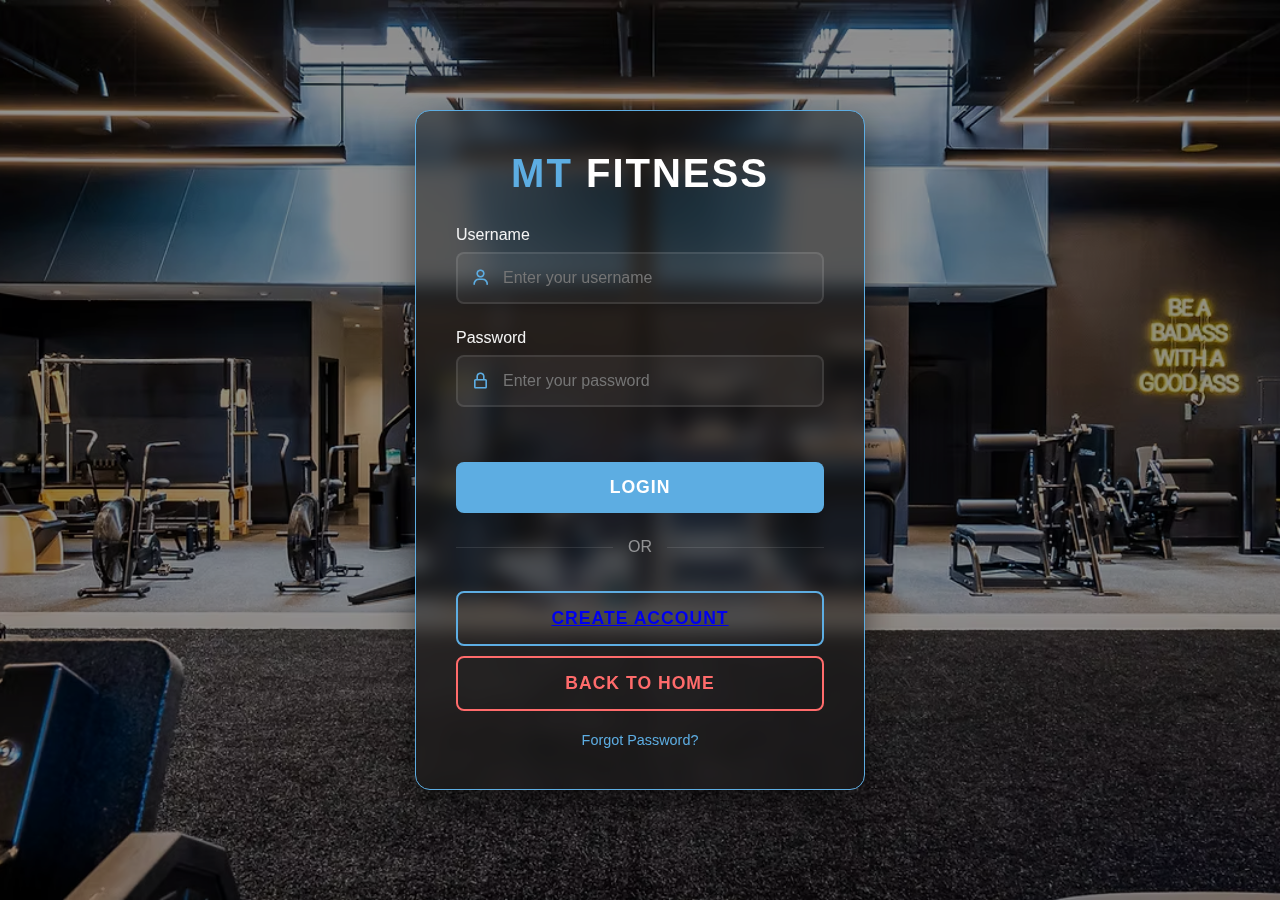
<file: Gym_website/đăng_nhập/login.html>
<!DOCTYPE html>
<html lang="en">
  <head>
    <meta charset="UTF-8" />
    <meta name="viewport" content="width=device-width, initial-scale=1.0" />
    <title>MT Fitness - Login</title>
    <link
      href="https://unpkg.com/boxicons@2.1.4/css/boxicons.min.css"
      rel="stylesheet"
    />
    <style>
      :root {
        --main-color: #5dade2;
        --dark-color: #111;
        --light-color: #f4f4f4;
        --accent-color: #ff6b6b;
      }

      * {
        margin: 0;
        padding: 0;
        box-sizing: border-box;
        font-family: "Segoe UI", Tahoma, Geneva, Verdana, sans-serif;
      }

      body {
        background: url("../assets/phongdangnhap.avif") no-repeat center center
          fixed;
        background-size: cover;
        display: flex;
        justify-content: center;
        align-items: center;
        min-height: 100vh;
        position: relative;
      }

      body::before {
        content: "";
        position: absolute;
        top: 0;
        left: 0;
        width: 100%;
        height: 100%;
        background: rgba(0, 0, 0, 0.427);
        z-index: 1;
      }

      .login-container {
        position: relative;
        z-index: 2;
        background: rgba(17, 17, 17, 0.466);
        padding: 40px;
        border-radius: 15px;
        width: 100%;
        max-width: 450px;
        box-shadow: 0 15px 35px rgba(0, 0, 0, 0.5);
        backdrop-filter: blur(10px);
        border: 1px solid var(--main-color);
        transform-style: preserve-3d;
        transform: perspective(1000px);
        transition: all 0.5s ease;
      }

      .login-container:hover {
        box-shadow: 0 20px 40px rgba(0, 0, 0, 0.7);
      }

      .logo {
        text-align: center;
        margin-bottom: 30px;
      }

      .logo h2 {
        color: var(--main-color);
        font-size: 2.5rem;
        font-weight: 700;
        letter-spacing: 2px;
        text-transform: uppercase;
      }

      .logo span {
        color: white;
      }

      .form-group {
        margin-bottom: 25px;
        position: relative;
      }

      .form-group label {
        display: block;
        color: var(--light-color);
        margin-bottom: 8px;
        font-size: 1rem;
      }

      .form-group input {
        width: 100%;
        padding: 15px 20px 15px 45px;
        border: 2px solid rgba(255, 255, 255, 0.1);
        border-radius: 8px;
        background: rgba(255, 255, 255, 0.05);
        color: white;
        font-size: 1rem;
        transition: all 0.3s ease;
      }

      .form-group input:focus {
        border-color: var(--main-color);
        outline: none;
        box-shadow: 0 0 10px rgba(93, 173, 226, 0.5);
      }

      .form-group i {
        position: absolute;
        left: 15px;
        top: 42px;
        color: var(--main-color);
        font-size: 1.2rem;
      }

      .btn {
        width: 100%;
        padding: 15px;
        border: none;
        border-radius: 8px;
        background: var(--main-color);
        color: white;
        font-size: 1.1rem;
        font-weight: 600;
        cursor: pointer;
        transition: all 0.3s ease;
        text-transform: uppercase;
        letter-spacing: 1px;
        margin-top: 10px;
      }

      .btn:hover {
        background: #4ca1d4;
        transform: translateY(-3px);
        box-shadow: 0 10px 20px rgba(0, 0, 0, 0.3);
      }

      .btn:active {
        transform: translateY(0);
      }

      .register-btn {
        background: transparent;
        border: 2px solid var(--main-color);
        color: var(--main-color);
      }

      .register-btn:hover {
        background: var(--main-color);
        color: white;
      }

      .back-btn {
        background: transparent;
        border: 2px solid var(--accent-color);
        color: var(--accent-color);
      }

      .back-btn:hover {
        background: var(--accent-color);
        color: white;
      }

      .back-btn a {
        color: inherit;
        text-decoration: none;
      }

      .divider {
        display: flex;
        align-items: center;
        margin: 25px 0;
        color: rgba(255, 255, 255, 0.5);
      }

      .divider::before,
      .divider::after {
        content: "";
        flex: 1;
        border-bottom: 1px solid rgba(255, 255, 255, 0.1);
      }

      .divider span {
        padding: 0 15px;
      }

      .error {
        color: var(--accent-color);
        font-size: 0.9rem;
        margin-top: 5px;
        text-align: center;
        height: 20px;
      }

      .forgot-password {
        text-align: center;
        margin-top: 20px;
      }

      .forgot-password a {
        color: var(--main-color);
        text-decoration: none;
        font-size: 0.9rem;
        transition: all 0.3s ease;
      }

      .forgot-password a:hover {
        text-decoration: underline;
      }

      @media (max-width: 576px) {
        .login-container {
          padding: 30px 20px;
          margin: 0 15px;
        }

        .logo h2 {
          font-size: 2rem;
        }
      }
    </style>
  </head>
  <body>
    <div class="login-container">
      <div class="logo">
        <h2>MT <span>FITNESS</span></h2>
      </div>
      <form id="loginForm">
        <div class="form-group">
          <label for="username">Username</label>
          <i class="bx bx-user"></i>
          <input
            type="text"
            id="username"
            name="username"
            required
            placeholder="Enter your username"
          />
        </div>
        <div class="form-group">
          <label for="password">Password</label>
          <i class="bx bx-lock-alt"></i>
          <input
            type="password"
            id="password"
            name="password"
            required
            placeholder="Enter your password"
          />
        </div>
        <div id="errorMessage" class="error"></div>
        <button type="submit" class="btn">Login</button>

        <div class="divider"><span>OR</span></div>

        <button type="button" id="registerBtn" class="btn register-btn">
          <a href="../đăng_nhập/register.html">Create Account</a>
        </button>
        <button type="button" id="backBtn" class="btn back-btn">
          <a href="../index.html">Back to Home</a>
        </button>

        <div class="forgot-password">
          <a href="#">Forgot Password?</a>
        </div>
      </form>
    </div>

    <script>
      // Kiểm tra nếu đã đăng nhập thì chuyển hướng sang admin
      // if (localStorage.getItem("isLoggedIn") === "true") {
      //   window.location.href = "../index.html";
      // }

      document
        .getElementById("loginForm")
        .addEventListener("submit", function (e) {
          e.preventDefault();

          const username = document.getElementById("username").value;
          const password = document.getElementById("password").value;

          // Lấy danh sách user từ localStorage
          const users = JSON.parse(localStorage.getItem("users")) || [];

          // Kiểm tra thông tin đăng nhập
          const user = users.find(
            (u) => u.username === username && u.password === password
          );

          if (user) {
            // Lưu trạng thái đăng nhập và thông tin user
            localStorage.setItem("isLoggedIn", "true");
            localStorage.setItem("currentUser", JSON.stringify(user));
            // Chuyển hướng sang trang admin
            window.location.href = "../index.html";
          } else {
            document.getElementById("errorMessage").textContent =
              "Invalid username or password. Please try again.";
          }
        });

      // Xử lý nút đăng ký
      document
        .getElementById("registerBtn")
        .addEventListener("click", function () {
          window.location.href = "../đăng_nhập/register.html";
        });
    </script>
  </body>
</html>
</file>
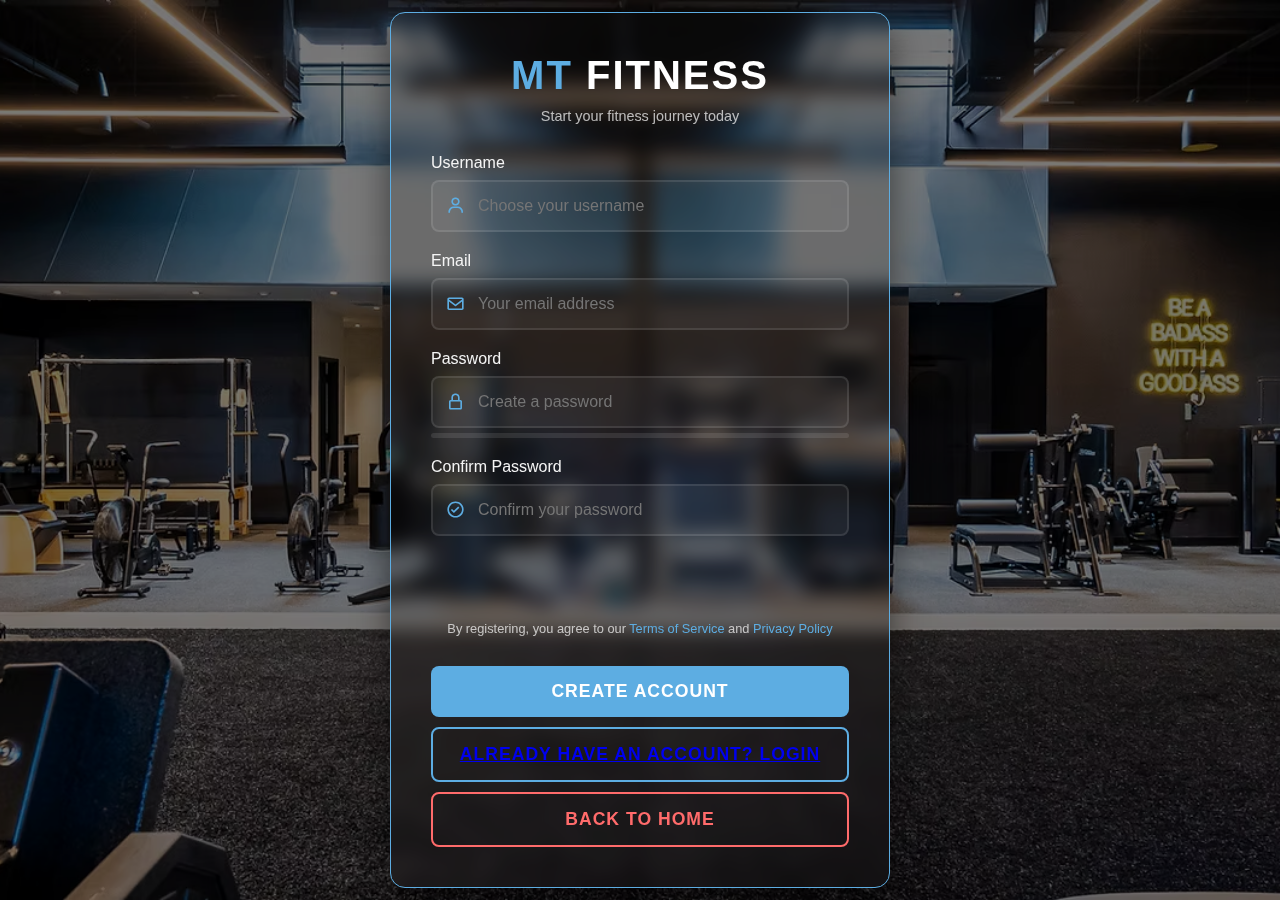
<file: Gym_website/đăng_nhập/register.html>
<!DOCTYPE html>
<html lang="en">
  <head>
    <meta charset="UTF-8" />
    <meta name="viewport" content="width=device-width, initial-scale=1.0" />
    <title>MT Fitness - Register</title>
    <link
      href="https://unpkg.com/boxicons@2.1.4/css/boxicons.min.css"
      rel="stylesheet"
    />
    <style>
      :root {
        --main-color: #5dade2;
        --dark-color: #111;
        --light-color: #f4f4f4;
        --accent-color: #ff6b6b;
        --success-color: #4caf50;
      }

      * {
        margin: 0;
        padding: 0;
        box-sizing: border-box;
        font-family: "Segoe UI", Tahoma, Geneva, Verdana, sans-serif;
      }

      body {
        background: url("../assets/phongdangnhap.avif") no-repeat center center
          fixed;
        background-size: cover;
        display: flex;
        justify-content: center;
        align-items: center;
        min-height: 100vh;
        position: relative;
      }

      body::before {
        content: "";
        position: absolute;
        top: 0;
        left: 0;
        width: 100%;
        height: 100%;
        background: rgba(0, 0, 0, 0.527);
        z-index: 1;
      }

      .register-container {
        position: relative;
        z-index: 2;
        background: rgba(17, 17, 17, 0.116);
        padding: 40px;
        border-radius: 15px;
        width: 100%;
        max-width: 500px;

        box-shadow: 0 15px 35px rgba(0, 0, 0, 0.5);
        backdrop-filter: blur(10px);
        border: 1px solid var(--main-color);
        transform-style: preserve-3d;
        transform: perspective(1000px);
        transition: all 0.5s ease;
      }

      .register-container:hover {
        box-shadow: 0 20px 40px rgba(0, 0, 0, 0.7);
      }

      .logo {
        text-align: center;
        margin-bottom: 30px;
      }

      .logo h2 {
        color: var(--main-color);
        font-size: 2.5rem;
        font-weight: 700;
        letter-spacing: 2px;
        text-transform: uppercase;
      }

      .logo span {
        color: white;
      }

      .logo p {
        color: rgba(255, 255, 255, 0.7);
        margin-top: 10px;
        font-size: 0.9rem;
      }

      .form-group {
        margin-bottom: 20px;
        position: relative;
      }

      .form-group label {
        display: block;
        color: var(--light-color);
        margin-bottom: 8px;
        font-size: 1rem;
      }

      .form-group input {
        width: 100%;
        padding: 15px 20px 15px 45px;
        border: 2px solid rgba(255, 255, 255, 0.1);
        border-radius: 8px;
        background: rgba(255, 255, 255, 0.05);
        color: white;
        font-size: 1rem;
        transition: all 0.3s ease;
      }

      .form-group input:focus {
        border-color: var(--main-color);
        outline: none;
        box-shadow: 0 0 10px rgba(93, 173, 226, 0.5);
      }

      .form-group i {
        position: absolute;
        left: 15px;
        top: 42px;
        color: var(--main-color);
        font-size: 1.2rem;
      }

      .password-strength {
        height: 5px;
        background: rgba(255, 255, 255, 0.1);
        border-radius: 5px;
        margin-top: 5px;
        overflow: hidden;
      }

      .password-strength-bar {
        height: 100%;
        width: 0%;
        background: var(--accent-color);
        transition: width 0.3s ease;
      }

      .password-strength-text {
        font-size: 0.8rem;
        color: rgba(255, 255, 255, 0.7);
        margin-top: 5px;
      }

      .btn {
        width: 100%;
        padding: 15px;
        border: none;
        border-radius: 8px;
        background: var(--main-color);
        color: white;
        font-size: 1.1rem;
        font-weight: 600;
        cursor: pointer;
        transition: all 0.3s ease;
        text-transform: uppercase;
        letter-spacing: 1px;
        margin-top: 10px;
      }

      .btn:hover {
        background: #4ca1d4;
        transform: translateY(-3px);
        box-shadow: 0 10px 20px rgba(0, 0, 0, 0.3);
      }

      .btn:active {
        transform: translateY(0);
      }

      .login-btn {
        background: transparent;
        border: 2px solid var(--main-color);
        color: var(--main-color);
      }

      .login-btn:hover {
        background: var(--main-color);
        color: white;
      }

      .back-btn {
        background: transparent;
        border: 2px solid var(--accent-color);
        color: var(--accent-color);
      }

      .back-btn:hover {
        background: var(--accent-color);
        color: white;
      }

      .back-btn a {
        color: inherit;
        text-decoration: none;
      }

      .error {
        color: var(--accent-color);
        font-size: 0.9rem;
        margin-top: 5px;
        height: 20px;
      }

      .success {
        color: var(--success-color);
        font-size: 0.9rem;
        margin-top: 5px;
        height: 20px;
      }

      .terms {
        margin: 20px 0;
        color: rgba(255, 255, 255, 0.7);
        font-size: 0.8rem;
        text-align: center;
      }

      .terms a {
        color: var(--main-color);
        text-decoration: none;
      }

      .terms a:hover {
        text-decoration: underline;
      }

      @media (max-width: 576px) {
        .register-container {
          padding: 30px 20px;
          margin: 0 15px;
        }

        .logo h2 {
          font-size: 2rem;
        }
      }
    </style>
  </head>
  <body>
    <div class="register-container">
      <div class="logo">
        <h2>MT <span>FITNESS</span></h2>
        <p>Start your fitness journey today</p>
      </div>
      <form id="registerForm">
        <div class="form-group">
          <label for="regUsername">Username</label>
          <i class="bx bx-user"></i>
          <input
            type="text"
            id="regUsername"
            name="username"
            required
            placeholder="Choose your username"
          />
        </div>

        <div class="form-group">
          <label for="regEmail">Email</label>
          <i class="bx bx-envelope"></i>
          <input
            type="email"
            id="regEmail"
            name="email"
            required
            placeholder="Your email address"
          />
        </div>

        <div class="form-group">
          <label for="regPassword">Password</label>
          <i class="bx bx-lock-alt"></i>
          <input
            type="password"
            id="regPassword"
            name="password"
            required
            placeholder="Create a password"
          />
          <div class="password-strength">
            <div class="password-strength-bar" id="passwordStrengthBar"></div>
          </div>
          <div class="password-strength-text" id="passwordStrengthText"></div>
        </div>

        <div class="form-group">
          <label for="regConfirmPassword">Confirm Password</label>
          <i class="bx bx-check-circle"></i>
          <input
            type="password"
            id="regConfirmPassword"
            name="confirmPassword"
            required
            placeholder="Confirm your password"
          />
        </div>

        <div id="errorMessage" class="error"></div>
        <div id="successMessage" class="success"></div>

        <div class="terms">
          By registering, you agree to our <a href="#">Terms of Service</a> and
          <a href="#">Privacy Policy</a>
        </div>

        <button type="submit" class="btn">Create Account</button>

        <button type="button" class="btn login-btn">
          <a href="../đăng_nhập/login.html">Already have an account? Login</a>
        </button>
        <button type="button" class="btn back-btn">
          <a href="../index.html">Back to Home</a>
        </button>
      </form>
    </div>

    <script>
      // Password strength indicator
      const passwordInput = document.getElementById("regPassword");
      const strengthBar = document.getElementById("passwordStrengthBar");
      const strengthText = document.getElementById("passwordStrengthText");

      passwordInput.addEventListener("input", function () {
        const password = this.value;
        let strength = 0;

        // Length check
        if (password.length >= 8) strength += 1;
        if (password.length >= 12) strength += 1;

        // Character type checks
        if (/[A-Z]/.test(password)) strength += 1;
        if (/[0-9]/.test(password)) strength += 1;
        if (/[^A-Za-z0-9]/.test(password)) strength += 1;

        // Update strength bar and text
        const width = (strength / 5) * 100;
        strengthBar.style.width = width + "%";

        if (password.length === 0) {
          strengthText.textContent = "";
          strengthBar.style.backgroundColor = "transparent";
        } else if (strength <= 2) {
          strengthText.textContent = "Weak";
          strengthBar.style.backgroundColor = "#ff6b6b";
        } else if (strength <= 3) {
          strengthText.textContent = "Medium";
          strengthBar.style.backgroundColor = "#ffb347";
        } else {
          strengthText.textContent = "Strong";
          strengthBar.style.backgroundColor = "#4CAF50";
        }
      });

      document
        .getElementById("registerForm")
        .addEventListener("submit", function (e) {
          e.preventDefault();

          const username = document.getElementById("regUsername").value;
          const password = document.getElementById("regPassword").value;
          const confirmPassword =
            document.getElementById("regConfirmPassword").value;
          const email = document.getElementById("regEmail").value;

          // Reset messages
          document.getElementById("errorMessage").textContent = "";
          document.getElementById("successMessage").textContent = "";

          // Validate inputs
          if (password !== confirmPassword) {
            document.getElementById("errorMessage").textContent =
              "Passwords do not match!";
            return;
          }

          if (password.length < 6) {
            document.getElementById("errorMessage").textContent =
              "Password must be at least 6 characters!";
            return;
          }

          // Lấy danh sách user từ localStorage hoặc tạo mới nếu chưa có
          const users = JSON.parse(localStorage.getItem("users")) || [];

          // Kiểm tra username đã tồn tại chưa
          if (users.some((u) => u.username === username)) {
            document.getElementById("errorMessage").textContent =
              "Username already exists!";
            return;
          }

          // Kiểm tra email đã tồn tại chưa
          if (users.some((u) => u.email === email)) {
            document.getElementById("errorMessage").textContent =
              "Email already registered!";
            return;
          }

          // Thêm user mới
          const newUser = {
            username,
            password,
            email,
            registerDate: new Date().toISOString(),
          };

          users.push(newUser);
          localStorage.setItem("users", JSON.stringify(users));

          // Hiển thị thông báo thành công
          document.getElementById("successMessage").textContent =
            "Registration successful! Redirecting...";

          // Tự động đăng nhập sau khi đăng ký thành công
          localStorage.setItem("isLoggedIn", "true");
          localStorage.setItem("currentUser", JSON.stringify(newUser));

          // Chuyển hướng sang trang admin sau 2 giây
          setTimeout(() => {
            window.location.href = "../index.html";
          }, 1000);
        });
    </script>
  </body>
</html>
</file>
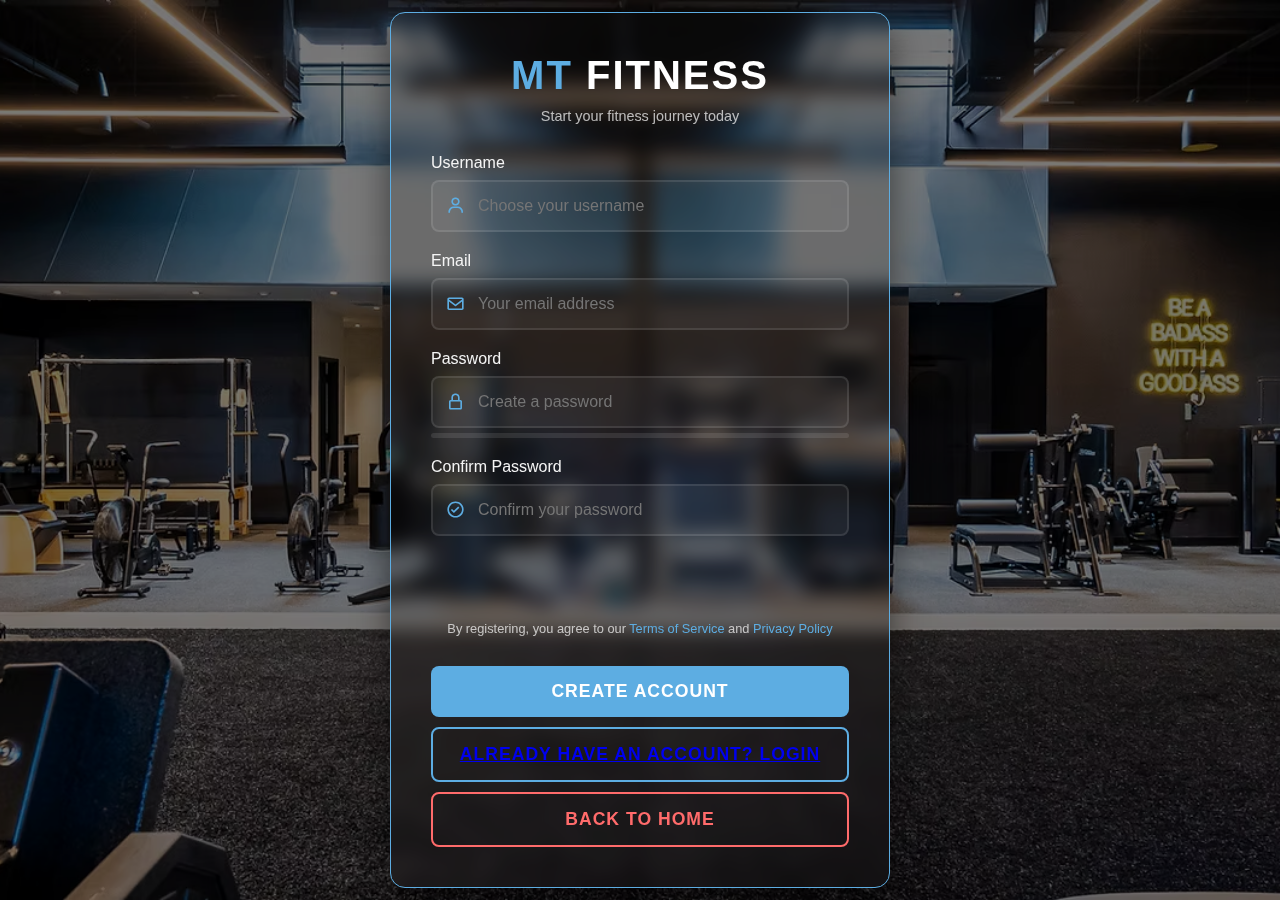
<file: baitaploncuoiky/Gym_website/đăng_nhập/register.html>
<!DOCTYPE html>
<html lang="en">
  <head>
    <meta charset="UTF-8" />
    <meta name="viewport" content="width=device-width, initial-scale=1.0" />
    <title>MT Fitness - Register</title>
    <link
      href="https://unpkg.com/boxicons@2.1.4/css/boxicons.min.css"
      rel="stylesheet"
    />
    <style>
      :root {
        --main-color: #5dade2;
        --dark-color: #111;
        --light-color: #f4f4f4;
        --accent-color: #ff6b6b;
        --success-color: #4caf50;
      }

      * {
        margin: 0;
        padding: 0;
        box-sizing: border-box;
        font-family: "Segoe UI", Tahoma, Geneva, Verdana, sans-serif;
      }

      body {
        background: url("../assets/phongdangnhap.avif") no-repeat center center
          fixed;
        background-size: cover;
        display: flex;
        justify-content: center;
        align-items: center;
        min-height: 100vh;
        position: relative;
      }

      body::before {
        content: "";
        position: absolute;
        top: 0;
        left: 0;
        width: 100%;
        height: 100%;
        background: rgba(0, 0, 0, 0.527);
        z-index: 1;
      }

      .register-container {
        position: relative;
        z-index: 2;
        background: rgba(17, 17, 17, 0.116);
        padding: 40px;
        border-radius: 15px;
        width: 100%;
        max-width: 500px;

        box-shadow: 0 15px 35px rgba(0, 0, 0, 0.5);
        backdrop-filter: blur(10px);
        border: 1px solid var(--main-color);
        transform-style: preserve-3d;
        transform: perspective(1000px);
        transition: all 0.5s ease;
      }

      .register-container:hover {
        box-shadow: 0 20px 40px rgba(0, 0, 0, 0.7);
      }

      .logo {
        text-align: center;
        margin-bottom: 30px;
      }

      .logo h2 {
        color: var(--main-color);
        font-size: 2.5rem;
        font-weight: 700;
        letter-spacing: 2px;
        text-transform: uppercase;
      }

      .logo span {
        color: white;
      }

      .logo p {
        color: rgba(255, 255, 255, 0.7);
        margin-top: 10px;
        font-size: 0.9rem;
      }

      .form-group {
        margin-bottom: 20px;
        position: relative;
      }

      .form-group label {
        display: block;
        color: var(--light-color);
        margin-bottom: 8px;
        font-size: 1rem;
      }

      .form-group input {
        width: 100%;
        padding: 15px 20px 15px 45px;
        border: 2px solid rgba(255, 255, 255, 0.1);
        border-radius: 8px;
        background: rgba(255, 255, 255, 0.05);
        color: white;
        font-size: 1rem;
        transition: all 0.3s ease;
      }

      .form-group input:focus {
        border-color: var(--main-color);
        outline: none;
        box-shadow: 0 0 10px rgba(93, 173, 226, 0.5);
      }

      .form-group i {
        position: absolute;
        left: 15px;
        top: 42px;
        color: var(--main-color);
        font-size: 1.2rem;
      }

      .password-strength {
        height: 5px;
        background: rgba(255, 255, 255, 0.1);
        border-radius: 5px;
        margin-top: 5px;
        overflow: hidden;
      }

      .password-strength-bar {
        height: 100%;
        width: 0%;
        background: var(--accent-color);
        transition: width 0.3s ease;
      }

      .password-strength-text {
        font-size: 0.8rem;
        color: rgba(255, 255, 255, 0.7);
        margin-top: 5px;
      }

      .btn {
        width: 100%;
        padding: 15px;
        border: none;
        border-radius: 8px;
        background: var(--main-color);
        color: white;
        font-size: 1.1rem;
        font-weight: 600;
        cursor: pointer;
        transition: all 0.3s ease;
        text-transform: uppercase;
        letter-spacing: 1px;
        margin-top: 10px;
      }

      .btn:hover {
        background: #4ca1d4;
        transform: translateY(-3px);
        box-shadow: 0 10px 20px rgba(0, 0, 0, 0.3);
      }

      .btn:active {
        transform: translateY(0);
      }

      .login-btn {
        background: transparent;
        border: 2px solid var(--main-color);
        color: var(--main-color);
      }

      .login-btn:hover {
        background: var(--main-color);
        color: white;
      }

      .back-btn {
        background: transparent;
        border: 2px solid var(--accent-color);
        color: var(--accent-color);
      }

      .back-btn:hover {
        background: var(--accent-color);
        color: white;
      }

      .back-btn a {
        color: inherit;
        text-decoration: none;
      }

      .error {
        color: var(--accent-color);
        font-size: 0.9rem;
        margin-top: 5px;
        height: 20px;
      }

      .success {
        color: var(--success-color);
        font-size: 0.9rem;
        margin-top: 5px;
        height: 20px;
      }

      .terms {
        margin: 20px 0;
        color: rgba(255, 255, 255, 0.7);
        font-size: 0.8rem;
        text-align: center;
      }

      .terms a {
        color: var(--main-color);
        text-decoration: none;
      }

      .terms a:hover {
        text-decoration: underline;
      }

      @media (max-width: 576px) {
        .register-container {
          padding: 30px 20px;
          margin: 0 15px;
        }

        .logo h2 {
          font-size: 2rem;
        }
      }
    </style>
  </head>
  <body>
    <div class="register-container">
      <div class="logo">
        <h2>MT <span>FITNESS</span></h2>
        <p>Start your fitness journey today</p>
      </div>
      <form id="registerForm">
        <div class="form-group">
          <label for="regUsername">Username</label>
          <i class="bx bx-user"></i>
          <input
            type="text"
            id="regUsername"
            name="username"
            required
            placeholder="Choose your username"
          />
        </div>

        <div class="form-group">
          <label for="regEmail">Email</label>
          <i class="bx bx-envelope"></i>
          <input
            type="email"
            id="regEmail"
            name="email"
            required
            placeholder="Your email address"
          />
        </div>

        <div class="form-group">
          <label for="regPassword">Password</label>
          <i class="bx bx-lock-alt"></i>
          <input
            type="password"
            id="regPassword"
            name="password"
            required
            placeholder="Create a password"
          />
          <div class="password-strength">
            <div class="password-strength-bar" id="passwordStrengthBar"></div>
          </div>
          <div class="password-strength-text" id="passwordStrengthText"></div>
        </div>

        <div class="form-group">
          <label for="regConfirmPassword">Confirm Password</label>
          <i class="bx bx-check-circle"></i>
          <input
            type="password"
            id="regConfirmPassword"
            name="confirmPassword"
            required
            placeholder="Confirm your password"
          />
        </div>

        <div id="errorMessage" class="error"></div>
        <div id="successMessage" class="success"></div>

        <div class="terms">
          By registering, you agree to our <a href="#">Terms of Service</a> and
          <a href="#">Privacy Policy</a>
        </div>

        <button type="submit" class="btn">Create Account</button>

        <button type="button" class="btn login-btn">
          <a href="../đăng_nhập/login.html">Already have an account? Login</a>
        </button>
        <button type="button" class="btn back-btn">
          <a href="../index.html">Back to Home</a>
        </button>
      </form>
    </div>

    <script>
      // Password strength indicator
      const passwordInput = document.getElementById("regPassword");
      const strengthBar = document.getElementById("passwordStrengthBar");
      const strengthText = document.getElementById("passwordStrengthText");

      passwordInput.addEventListener("input", function () {
        const password = this.value;
        let strength = 0;

        // Length check
        if (password.length >= 8) strength += 1;
        if (password.length >= 12) strength += 1;

        // Character type checks
        if (/[A-Z]/.test(password)) strength += 1;
        if (/[0-9]/.test(password)) strength += 1;
        if (/[^A-Za-z0-9]/.test(password)) strength += 1;

        // Update strength bar and text
        const width = (strength / 5) * 100;
        strengthBar.style.width = width + "%";

        if (password.length === 0) {
          strengthText.textContent = "";
          strengthBar.style.backgroundColor = "transparent";
        } else if (strength <= 2) {
          strengthText.textContent = "Weak";
          strengthBar.style.backgroundColor = "#ff6b6b";
        } else if (strength <= 3) {
          strengthText.textContent = "Medium";
          strengthBar.style.backgroundColor = "#ffb347";
        } else {
          strengthText.textContent = "Strong";
          strengthBar.style.backgroundColor = "#4CAF50";
        }
      });

      document
        .getElementById("registerForm")
        .addEventListener("submit", function (e) {
          e.preventDefault();

          const username = document.getElementById("regUsername").value;
          const password = document.getElementById("regPassword").value;
          const confirmPassword =
            document.getElementById("regConfirmPassword").value;
          const email = document.getElementById("regEmail").value;

          // Reset messages
          document.getElementById("errorMessage").textContent = "";
          document.getElementById("successMessage").textContent = "";

          // Validate inputs
          if (password !== confirmPassword) {
            document.getElementById("errorMessage").textContent =
              "Passwords do not match!";
            return;
          }

          if (password.length < 6) {
            document.getElementById("errorMessage").textContent =
              "Password must be at least 6 characters!";
            return;
          }

          // Lấy danh sách user từ localStorage hoặc tạo mới nếu chưa có
          const users = JSON.parse(localStorage.getItem("users")) || [];

          // Kiểm tra username đã tồn tại chưa
          if (users.some((u) => u.username === username)) {
            document.getElementById("errorMessage").textContent =
              "Username already exists!";
            return;
          }

          // Kiểm tra email đã tồn tại chưa
          if (users.some((u) => u.email === email)) {
            document.getElementById("errorMessage").textContent =
              "Email already registered!";
            return;
          }

          // Thêm user mới
          const newUser = {
            username,
            password,
            email,
            registerDate: new Date().toISOString(),
          };

          users.push(newUser);
          localStorage.setItem("users", JSON.stringify(users));

          // Hiển thị thông báo thành công
          document.getElementById("successMessage").textContent =
            "Registration successful! Redirecting...";

          // Tự động đăng nhập sau khi đăng ký thành công
          localStorage.setItem("isLoggedIn", "true");
          localStorage.setItem("currentUser", JSON.stringify(newUser));

          // Chuyển hướng sang trang admin sau 2 giây
          setTimeout(() => {
            window.location.href = "../index.html";
          }, 2000);
        });
    </script>
  </body>
</html>
</file>
<file: thực hành 2/style.css>
div {
  background-color: antiquewhite;
  font-family: "Gill Sans", "Gill Sans MT", Calibri, "Trebuchet MS", sans-serif;
  line-height: 1.6;
  width: 450px;
  height: auto;
  margin: 0 auto;
  padding: 0 20px 20px 20px;
  border: 1px solid #ccc;
  border-radius: 10px;
  margin-top: 20px;
}
#main-title {
  text-align: center;
  color: #333;
  font-size: 2em;
}
ul {
  list-style-type: none;
  padding: 0;
  width: 400px;
  margin: 0 auto;
  height: auto;
  border: 2px dashed #e7be4496;
  border-radius: 10px;
  background-color: white;
}

/* --------------------bộ chọn giả----------------------*/
li:first-child {
  border-top: 2px solid #cfa612bd;
  margin-top: 20px;
}
li:last-child {
  border-bottom: 2px solid #cfa612bd;
  margin-bottom: 20px;
}
li:hover {
  color: #810404;
  cursor: pointer;
  padding: 10px 10px;
}
/* bộ chọn nhóm */
.morning,
.afternoon,
.evening {
  padding: 5px;
  margin: 5px 20px;
  border: 0px solid #ccc;
  border-radius: 5px;
  font-size: 1.2em;
}
.morning {
  background-color: #0f5da16b;
}
.afternoon {
  background-color: #ca277388;
}
.evening {
  background-color: #62e9b149;
}
li:nth-child(odd) {
  background-color: #f2f2f2;
}
.important {
  font-weight: bold;
  color: #131212fd;
}
/* bộ chọn kết hợp */

.note[data-type="reminder"] {
  text-align: center;
  color: #666;
  font-size: 1.2em;
}
/* ----------------------phần nâng cao------------------ */
li:hover::after {
  content: "✅";
}
input[type="checkbox"]:checked + span {
  text-decoration: line-through;
}
</file>
